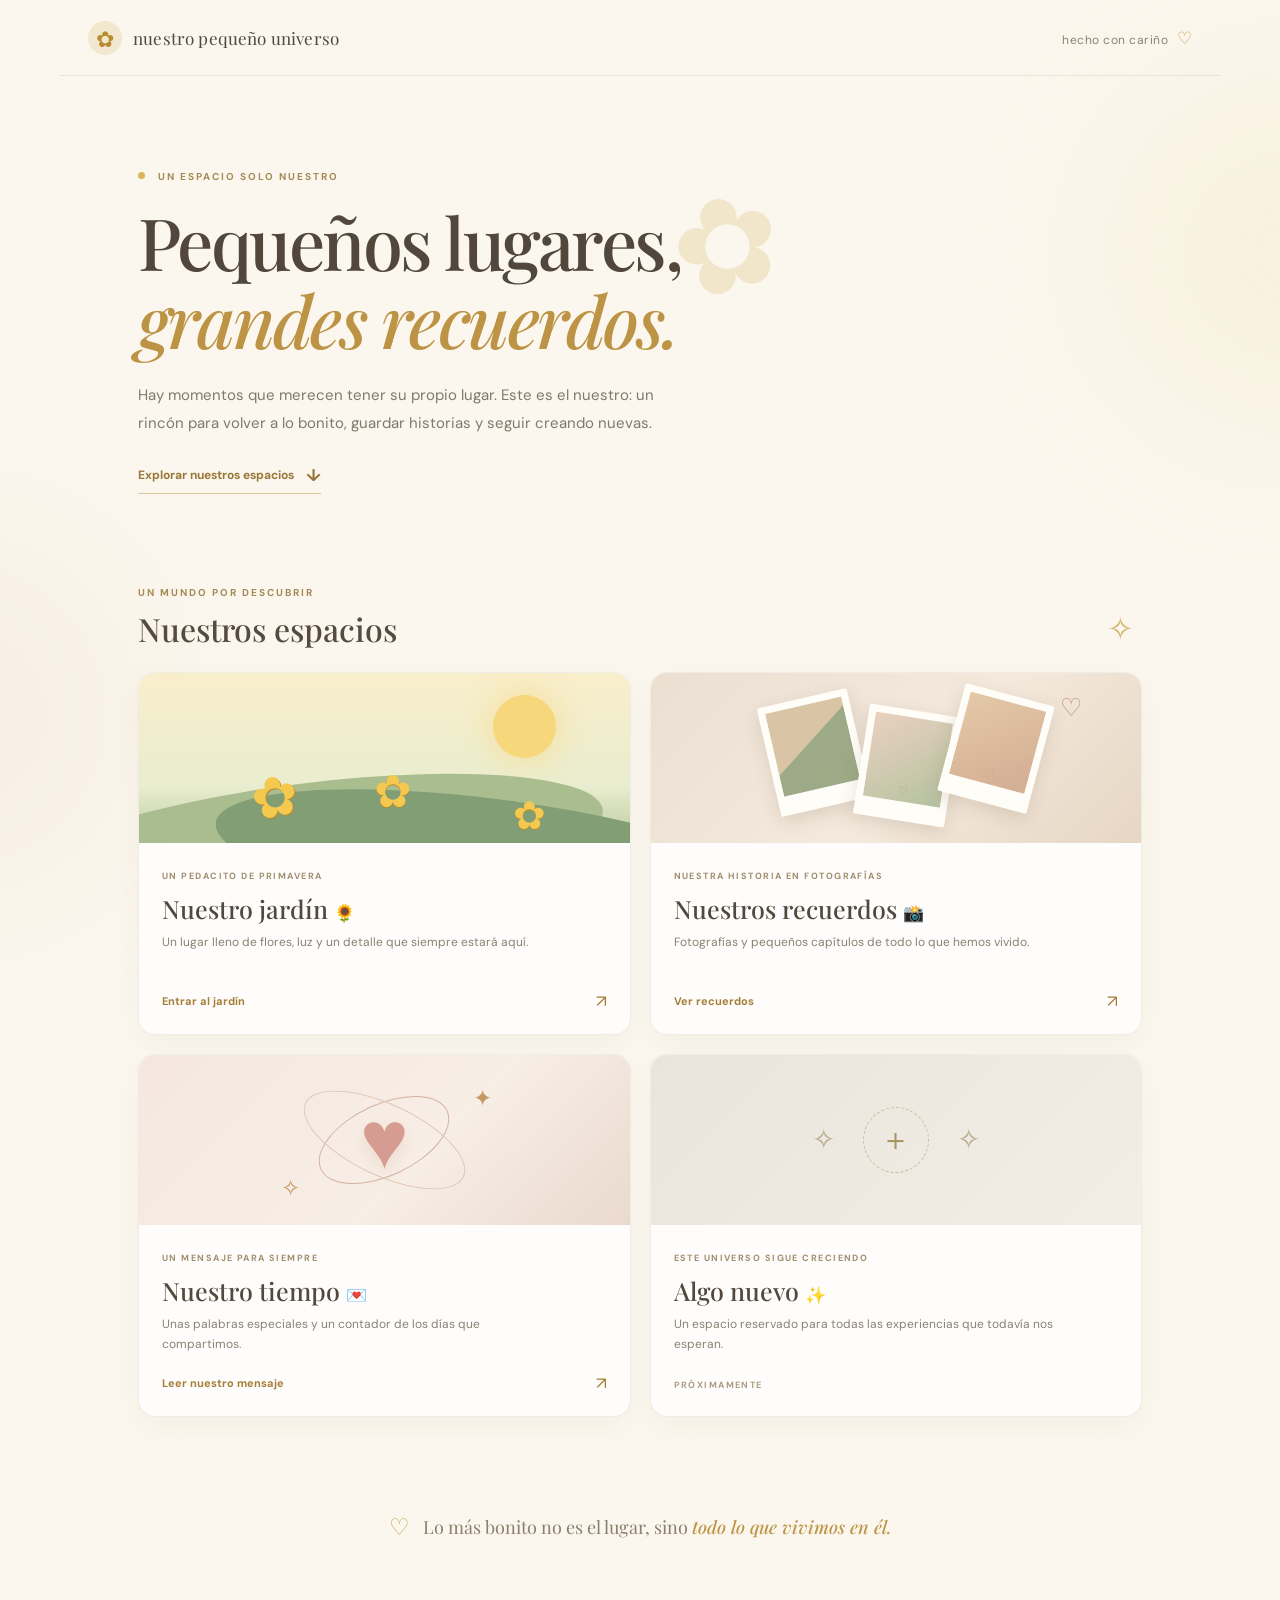
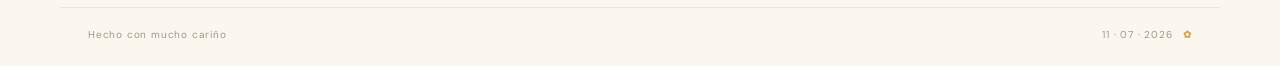
<file: index.html>
<!DOCTYPE html>
<html lang="es">
<head>
  <meta charset="UTF-8">
  <meta name="viewport" content="width=device-width, initial-scale=1.0">
  <meta name="theme-color" content="#fbf7ee">
  <meta name="description" content="Un pequeño universo de recuerdos, flores y momentos especiales.">
  <title>Nuestro pequeño universo 💛</title>
  <link rel="stylesheet" href="home.css">
  <script src="home.js" defer></script>
</head>
<body>
  <div class="page-glow glow-one" aria-hidden="true"></div>
  <div class="page-glow glow-two" aria-hidden="true"></div>
  <header class="topbar">
    <a class="brand" href="index.html" aria-label="Inicio">
      <span class="brand-mark">✿</span><span>nuestro pequeño universo</span>
    </a>
    <span class="top-note">hecho con cariño <span aria-hidden="true">♡</span></span>
  </header>

  <main class="home">
    <section class="welcome">
      <p class="eyebrow"><span></span> UN ESPACIO SOLO NUESTRO</p>
      <h1>Pequeños lugares,<br><em>grandes recuerdos.</em></h1>
      <p class="welcome-copy">Hay momentos que merecen tener su propio lugar. Este es el nuestro: un rincón para volver a lo bonito, guardar historias y seguir creando nuevas.</p>
      <a class="text-link" href="#nuestros-espacios">Explorar nuestros espacios <span aria-hidden="true">↓</span></a>
      <div class="flower-decoration" aria-hidden="true">✿</div>
    </section>

    <section class="spaces" id="nuestros-espacios" aria-labelledby="spaces-title">
      <div class="section-heading">
        <div><p class="eyebrow">UN MUNDO POR DESCUBRIR</p><h2 id="spaces-title">Nuestros espacios</h2></div>
        <span class="section-sparkle" aria-hidden="true">✧</span>
      </div>
      <div class="space-grid">
        <a class="space-card garden-card" href="jardin.html">
          <div class="card-art garden-art" aria-hidden="true"><span class="sun-art"></span><span class="hill hill-back"></span><span class="hill hill-front"></span><span class="sunflower flower-a">✿</span><span class="sunflower flower-b">✿</span><span class="sunflower flower-c">✿</span></div>
          <div class="card-content"><span class="card-kicker">UN PEDACITO DE PRIMAVERA</span><h3>Nuestro jardín <span>🌻</span></h3><p>Un lugar lleno de flores, luz y un detalle que siempre estará aquí.</p><span class="card-action">Entrar al jardín <b aria-hidden="true">↗</b></span></div>
        </a>

        <a class="space-card memories-card" href="jardin.html#recuerdos">
          <div class="card-art memories-art" aria-hidden="true"><span class="photo photo-one"></span><span class="photo photo-two"></span><span class="photo photo-three"></span><span class="tiny-heart">♡</span></div>
          <div class="card-content"><span class="card-kicker">NUESTRA HISTORIA EN FOTOGRAFÍAS</span><h3>Nuestros recuerdos <span>📸</span></h3><p>Fotografías y pequeños capítulos de todo lo que hemos vivido.</p><span class="card-action">Ver recuerdos <b aria-hidden="true">↗</b></span></div>
        </a>

        <a class="space-card love-card" href="jardin.html#nuestro-tiempo">
          <div class="card-art love-art" aria-hidden="true"><span class="heart-shape">♥</span><span class="orbit orbit-one"></span><span class="orbit orbit-two"></span><span class="spark spark-one">✦</span><span class="spark spark-two">✧</span></div>
          <div class="card-content"><span class="card-kicker">UN MENSAJE PARA SIEMPRE</span><h3>Nuestro tiempo <span>💌</span></h3><p>Unas palabras especiales y un contador de los días que compartimos.</p><span class="card-action">Leer nuestro mensaje <b aria-hidden="true">↗</b></span></div>
        </a>

        <article class="space-card future-card" aria-label="Próximamente">
          <div class="card-art future-art" aria-hidden="true"><span>✧</span><span>＋</span><span>✧</span></div>
          <div class="card-content"><span class="card-kicker">ESTE UNIVERSO SIGUE CRECIENDO</span><h3>Algo nuevo <span>✨</span></h3><p>Un espacio reservado para todas las experiencias que todavía nos esperan.</p><span class="coming-soon">PRÓXIMAMENTE</span></div>
        </article>
      </div>
    </section>

    <section class="closing-note"><span aria-hidden="true">♡</span><p>Lo más bonito no es el lugar, sino <em>todo lo que vivimos en él.</em></p></section>
  </main>

  <footer class="footer"><span>Hecho con mucho cariño</span><span>11 · 07 · 2026 <b aria-hidden="true">✿</b></span></footer>
</body>
</html>
</file>
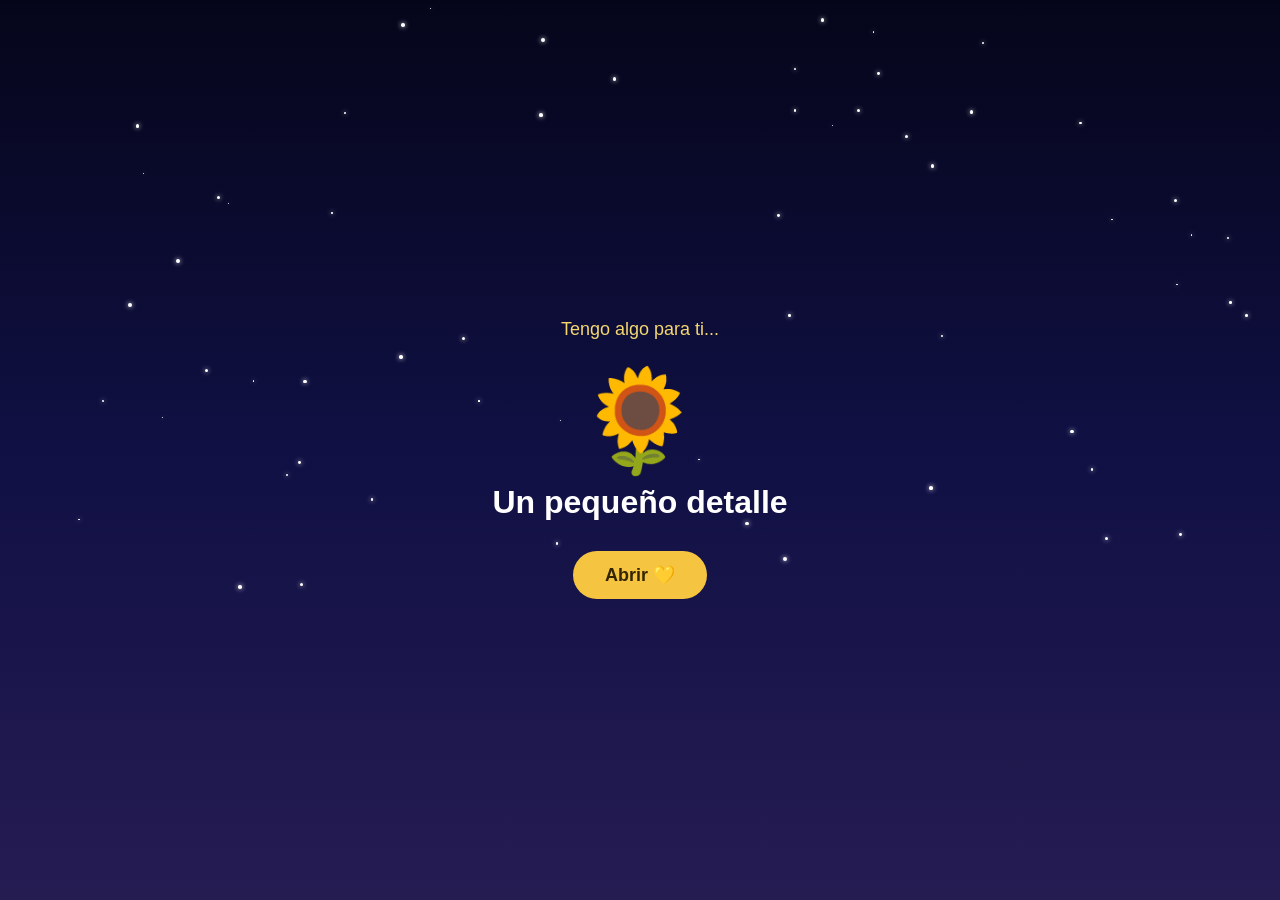
<file: FloresMiAmor/Index.html>
<!DOCTYPE html>
<html lang="es">
<head>
    <meta charset="UTF-8">
    <meta name="viewport" content="width=device-width, initial-scale=1.0">

    <title>Para ti 🌻</title>

    <link rel="stylesheet" href="style.css">
</head>

<body>

    <main class="scene">

        <div class="stars"></div>

        <section class="intro">
            <p class="small-text">Tengo algo para ti...</p>

            <h1>🌻</h1>

            <h2>Un pequeño detalle</h2>

            <button id="openButton" type="button" aria-controls="garden">
                Abrir 💛
            </button>
        </section>

<section class="garden" id="garden" aria-label="Jardín de girasoles">

    <!-- Cielo -->

    <div class="moon">
        <div class="moon-shadow"></div>
    </div>

    <div class="cloud cloud1"></div>
    <div class="cloud cloud2"></div>

    <div class="stars"></div>

    <!-- Efectos -->

    <div class="fireflies" id="fireflies"></div>
    <div class="petals" id="petals"></div>

    <!-- Mensaje -->

    <div class="message">

        <h2>Para ti 🌻</h2>

        <p>
        Sé lo mucho que te gustan las flores y lo especial que es para ti el color amarillo. 
            Sin embargo, las flores naturales terminan por marchitarse, y yo quería regalarte algo que conserve esta fecha para siempre. 
            Diseñé este espacio especialmente para ti, para que sin importar cuánto tiempo pase, siempre puedas volver aquí y recordar lo importante que eres para mí y lo bonito que es este día.
        </p>

        <p>
            Por eso hoy quería regalarte
            un pequeño pedacito de primavera.
        </p>

        <span>💛</span>

    </div>

    <!-- Campo -->

    <div class="field" id="field"></div>

</section>

    </main>

    <script src="script.js"></script>

</body>
</html>
</file>
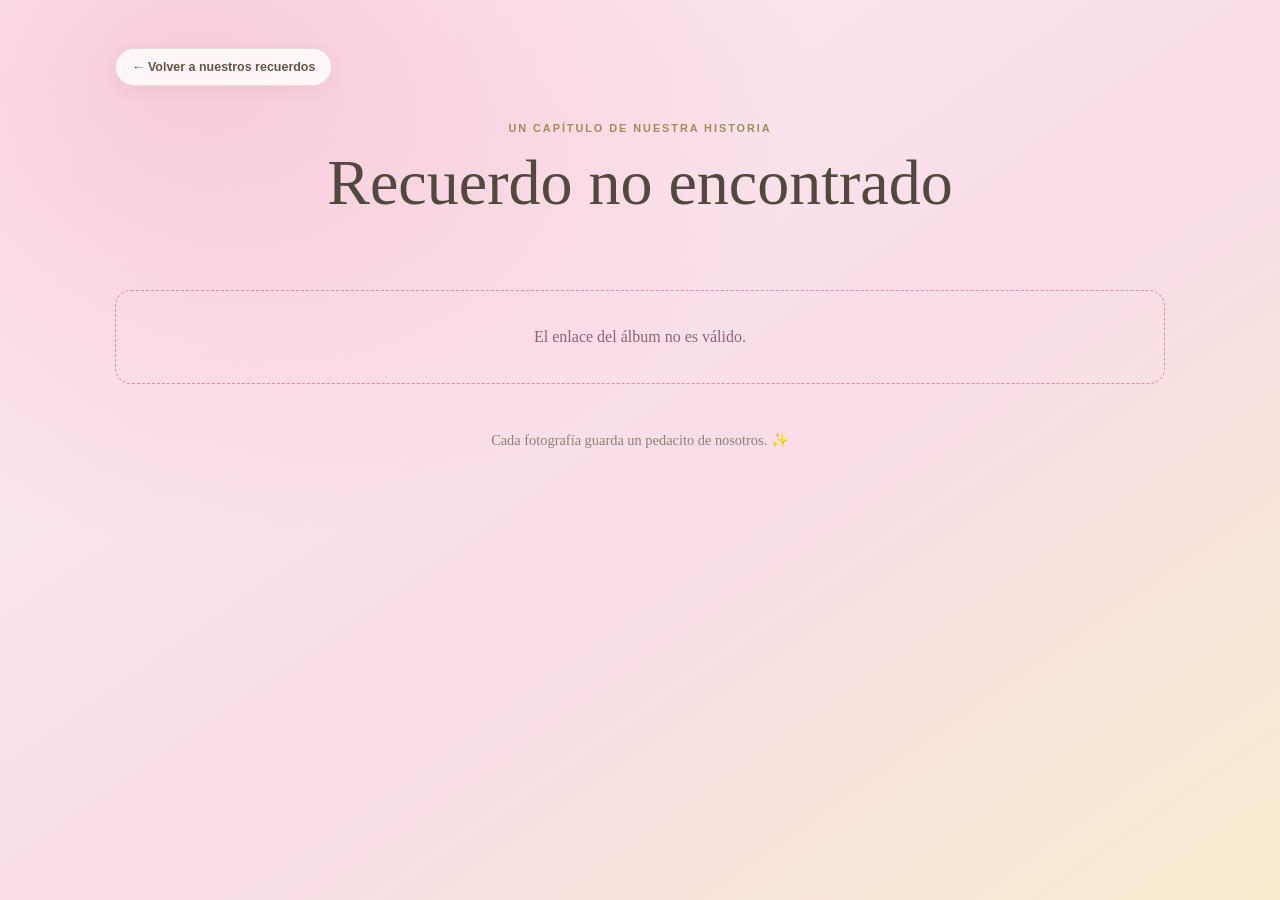
<file: recuerdos/cumpleanos/index.html>
<!DOCTYPE html>
<html lang="es">
<head>
<meta charset="UTF-8">
<meta name="viewport" content="width=device-width, initial-scale=1.0">
<meta name="theme-color" content="#fff9e9">
<title>Cumpleaños | Nuestros recuerdos</title>
<link rel="stylesheet" href="../../album.css">
<script src="../../album.js" defer></script>
</head>
<body data-album="cumpleanos">
<main class="album-page">
<a class="album-back" href="../../index.html#recuerdos">← Volver a nuestros recuerdos</a>
<header class="album-header">
<span class="album-kicker">UN CAPÍTULO DE NUESTRA HISTORIA</span>
<h1 id="albumTitle">Cumpleaños</h1>
<p class="album-date" id="albumDate"></p>
<p class="album-description" id="albumDescription"></p>
</header>
<div class="photo-grid" id="photoGrid"></div>
<p class="empty-state" id="emptyState">Todavía no agregamos fotografías a este álbum.<br>Pronto llenaremos este espacio de recuerdos. 💛</p>
<footer class="album-footer">Cada fotografía guarda un pedacito de nosotros. ✨</footer>
</main>
<div class="album-lightbox" id="albumLightbox" role="button" tabindex="0" aria-label="Cerrar fotografía ampliada" aria-hidden="true"><img id="lightboxImage" alt="Fotografía ampliada"></div>
</body>
</html>
</file>
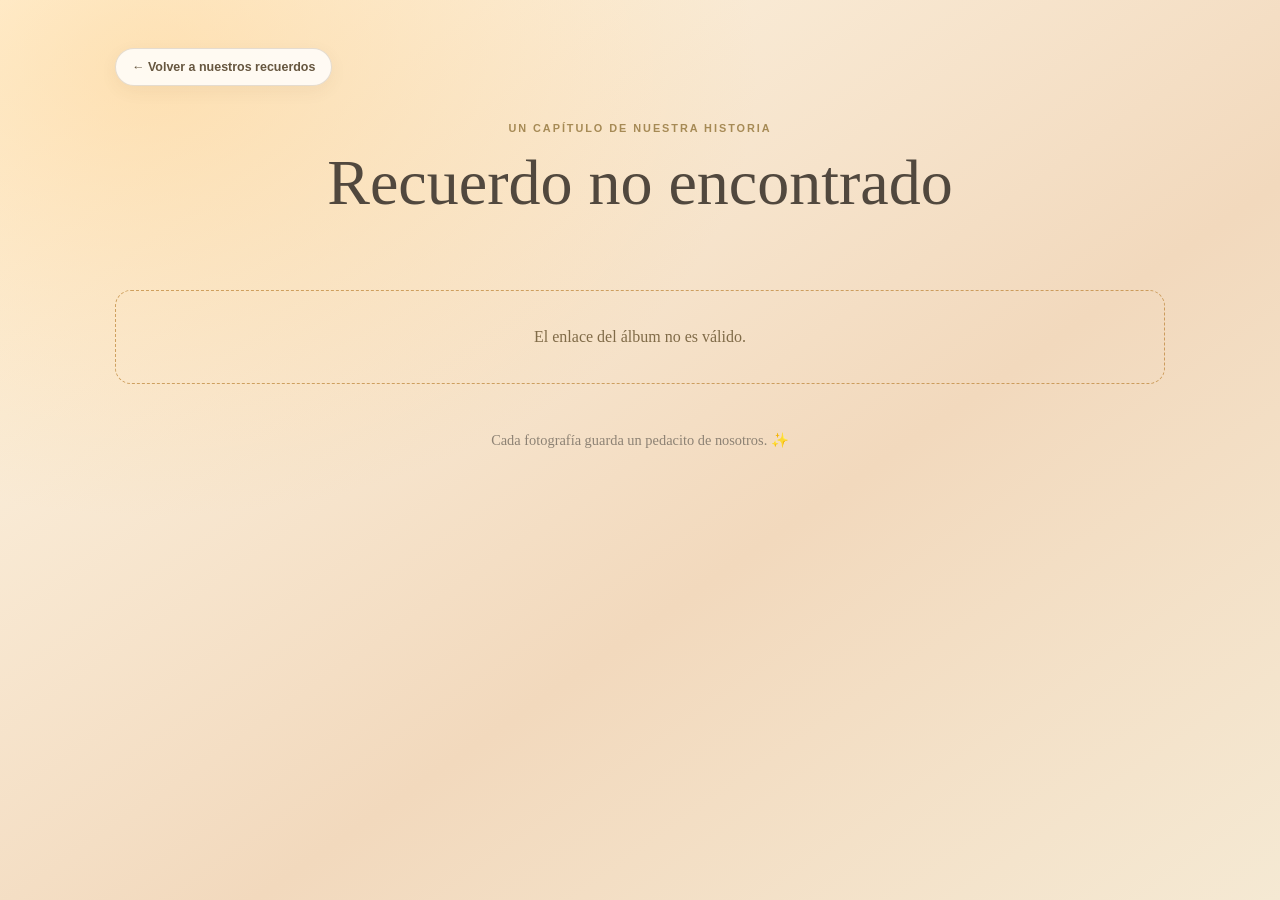
<file: recuerdos/nuestro-comienzo/index.html>
<!DOCTYPE html>
<html lang="es">
<head>
<meta charset="UTF-8">
<meta name="viewport" content="width=device-width, initial-scale=1.0">
<meta name="theme-color" content="#fff9e9">
<title>Nuestro comienzo | Nuestros recuerdos</title>
<link rel="stylesheet" href="../../album.css">
<script src="../../album.js" defer></script>
</head>
<body data-album="nuestro-comienzo">
<main class="album-page">
<a class="album-back" href="../../index.html#recuerdos">← Volver a nuestros recuerdos</a>
<header class="album-header">
<span class="album-kicker">UN CAPÍTULO DE NUESTRA HISTORIA</span>
<h1 id="albumTitle">Nuestro comienzo</h1>
<p class="album-date" id="albumDate"></p>
<p class="album-description" id="albumDescription"></p>
</header>
<div class="photo-grid" id="photoGrid"></div>
<p class="empty-state" id="emptyState">Todavía no agregamos fotografías a este álbum.<br>Pronto llenaremos este espacio de recuerdos. 💛</p>
<footer class="album-footer">Cada fotografía guarda un pedacito de nosotros. ✨</footer>
</main>
<div class="album-lightbox" id="albumLightbox" role="button" tabindex="0" aria-label="Cerrar fotografía ampliada" aria-hidden="true"><img id="lightboxImage" alt="Fotografía ampliada"></div>
</body>
</html>
</file>
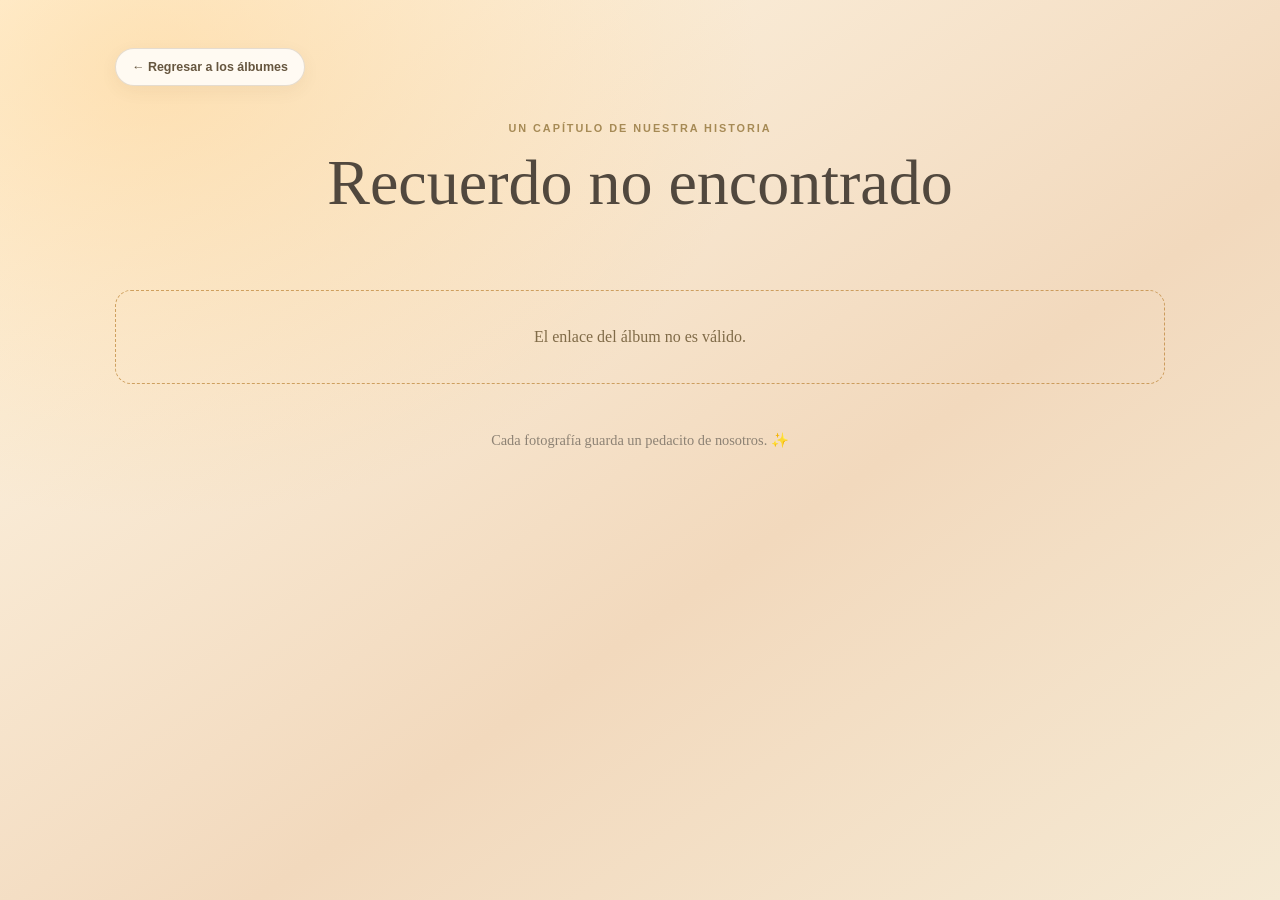
<file: album.html>
<!DOCTYPE html>
<html lang="es"><head><meta charset="UTF-8"><meta name="viewport" content="width=device-width, initial-scale=1.0"><title>Nuestros recuerdos</title><link rel="stylesheet" href="album.css"><script src="album.js" defer></script></head>
<body data-album="romantic"><main class="album-page"><a class="album-back" href="jardin.html#recuerdos">← Regresar a los álbumes</a><header class="album-header"><span class="album-kicker">UN CAPÍTULO DE NUESTRA HISTORIA</span><h1 id="albumTitle">Cargando recuerdo...</h1><p class="album-date" id="albumDate"></p><p class="album-description" id="albumDescription"></p></header><div class="photo-grid" id="photoGrid"></div><p class="empty-state" id="emptyState">Buscando fotografías...</p><footer class="album-footer">Cada fotografía guarda un pedacito de nosotros. ✨</footer></main><div class="album-lightbox" id="albumLightbox" role="button" tabindex="0" aria-label="Cerrar fotografía ampliada" aria-hidden="true"><img id="lightboxImage" alt="Fotografía ampliada"></div></body></html>
</file>
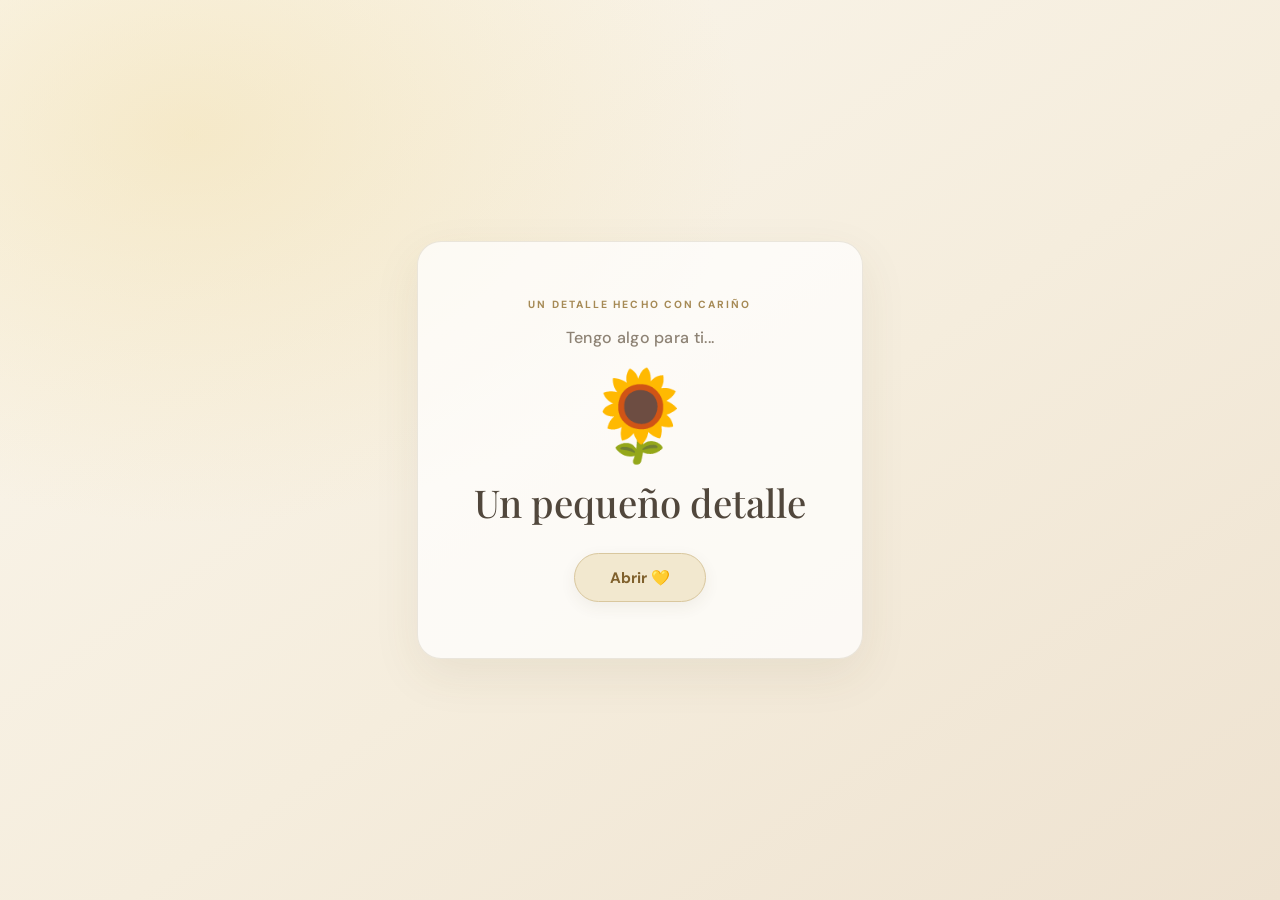
<file: jardin.html>
<!DOCTYPE html>
<html lang="es">
<head>
    <meta charset="UTF-8">
    <meta name="viewport" content="width=device-width, initial-scale=1.0">

    <title>Nuestro jardín | Para Mayra Luz 🌻</title>

    <link rel="stylesheet" href="style.css">
</head>

<body>

    <main class="scene">

        <div class="stars" aria-hidden="true"></div>

        <section class="intro">
            <div class="intro-content">
            <p class="intro-eyebrow">UN DETALLE HECHO CON CARIÑO</p>
            <p class="small-text">Tengo algo para ti...</p>

            <h1>🌻</h1>

            <h2>Un pequeño detalle</h2>

            <button id="openButton" type="button" aria-controls="garden">
                Abrir 💛
            </button>
            </div>
        </section>

<section class="garden" id="garden" aria-label="Jardín de girasoles">
    <a class="garden-home-button" href="index.html" aria-label="Regresar a Home">← Home</a>

    <!-- Cielo -->

    <div class="sun" aria-hidden="true">
        <div class="sun-spot"></div>
    </div>

    <div class="cloud cloud1" aria-hidden="true"></div>
    <div class="cloud cloud2" aria-hidden="true"></div>

    <div class="stars" aria-hidden="true"></div>

    <!-- Efectos -->

    <div class="insects" id="insects" aria-hidden="true"></div>
    <div class="petals" id="petals" aria-hidden="true"></div>

    <!-- Mensaje -->

    <div class="message" id="message" aria-live="off">

        <h2>Para Mayra Luz 🌻</h2>

        <p>
        Sé lo mucho que te gustan las flores y lo especial que es para ti el color amarillo. 
            Sin embargo, las flores naturales terminan por marchitarse, y yo quería regalarte algo que conserve esta fecha para siempre. 
            Diseñé este espacio especialmente para ti, para que sin importar cuánto tiempo pase, siempre puedas volver aquí y recordar lo importante que eres para mí y lo bonito que es este día.
        </p>

        <p>
            Por eso hoy quería regalarte
            un pequeño pedacito de primavera.
        </p>

        <span>💛</span>

    </div>

    <button class="settings-toggle" id="settingsToggle" type="button" aria-label="Abrir ajustes" aria-expanded="false" aria-controls="settingsMenu" title="Ajustes" hidden>
        ⚙
    </button>

    <div class="settings-menu" id="settingsMenu" aria-label="Ajustes del jardín" hidden>
        <button class="theme-toggle" id="themeToggle" type="button" aria-label="Activar modo nocturno" aria-pressed="false">
            🌙 <span>Modo nocturno</span>
        </button>

        <button class="music-toggle" id="musicToggle" type="button" aria-label="Silenciar música" aria-pressed="false" title="Silenciar música">
            🔊 <span>Silenciar música</span>
        </button>

        <button class="song-info-toggle" id="songInfoToggle" type="button" aria-expanded="false" aria-controls="songInfoCard">
            🎵 <span>Información de la canción</span>
        </button>
        <div class="song-info-card" id="songInfoCard" aria-label="Reproductor de música" hidden>
            <div class="song-player-topline">
                <span class="song-info-label">REPRODUCIENDO</span>
                <span class="song-player-brand"><span aria-hidden="true">●</span> spotify style</span>
            </div>
            <div class="song-player-main">
                <div class="song-cover" aria-hidden="true">♫</div>
                <div class="song-player-track">
                    <p class="song-info-title">Count on Me</p>
                    <p class="song-info-artist">Bruno Mars · Piano Cover by Pianella Piano</p>
                </div>
                <button class="song-player-button" id="songPlayerButton" type="button" aria-label="Reproducir canción" title="Reproducir canción">▶</button>
            </div>
            <div class="song-player-progress" aria-hidden="true"><span id="songProgressFill"></span></div>
            <div class="song-player-time"><span id="songCurrentTime">0:00</span><span id="songDuration">--:--</span></div>
        </div>

        <div class="volume-control" id="volumeControl">
            <label for="volumeSlider">Volumen</label>
            <div class="volume-slider-row">
                <input id="volumeSlider" type="range" min="0" max="100" value="1" step="1" aria-label="Volumen de la música" aria-valuetext="1%">
                <output id="volumeValue" for="volumeSlider">1%</output>
            </div>
        </div>

        <button class="hide-message-button" id="hideMessageButton" type="button" aria-controls="message">
            Ver el paisaje
        </button>
    </div>

    <audio id="backgroundMusic" src="audio/cancion.mp3" loop preload="auto"></audio>



    <!-- Campo -->

    <div class="field" id="field"></div>

</section>

    </main>

    <section class="love-page" id="lovePage" aria-labelledby="lovePageTitle" hidden>
        <button class="love-back-button" id="loveBackButton" type="button">← Volver al inicio</button>
        <div class="love-card">
            <span class="love-heart" aria-hidden="true">💛</span>
            <p class="love-eyebrow">Un lugar para nosotros</p>
            <h2 id="lovePageTitle">Qué feliz me hace estar contigo</h2>
            <p class="love-message">
                Desde que llegaste a mi vida, compartir momentos contigo se ha convertido en una de mis cosas favoritas.
                Me hace feliz conocerte cada día más, verte sonreír, escucharte y crear recuerdos a tu lado.
                No necesito que todos los días sean perfectos; me basta con que podamos seguir compartiendo, aprendiendo
                y creciendo juntos. Gracias por ser tú, por dejarme estar cerca de ti y por hacer tan bonito este camino.
                Me ilusiona todo lo que todavía nos queda por vivir. Quiero seguir sumando días, historias y motivos
                para sonreír contigo. 💛
            </p>
            <div class="together-counter" aria-live="polite">
                <p class="together-label">Juntos desde el 11-07-2026</p>
                <p class="counter-value" id="relationshipCounter">0-0-0</p>
                <p class="counter-caption">Años - Meses - Días</p>
            </div>
            <p class="love-signature">Con mucho cariño, para ti. 🌻</p>
        </div>
    </section>

 
    <section class="memories-page" id="memoriesPage" aria-labelledby="memoriesTitle" hidden>
        <button class="memories-back-button" id="memoriesBackButton" type="button">← Regresar a Home</button>
        <div class="memories-shell">
            <header class="memories-header">
                <span class="memories-eyebrow">NUESTRA HISTORIA EN FOTOGRAFÍAS</span>
                <h2 id="memoriesTitle">Nuestros recuerdos 📸</h2>
                <p>Pequeños momentos que quiero guardar contigo.</p>
            </header>
            <div class="memory-album-grid" id="memoryAlbumGrid" aria-live="polite"></div>
            <section class="memory-gallery" id="memoryGallery" hidden aria-live="polite">
                <button class="memory-gallery-back" id="memoryGalleryBack" type="button">← Todos nuestros recuerdos</button>
                <h3 id="memoryGalleryTitle"></h3>
                <p class="memory-gallery-date" id="memoryGalleryDate"></p>
                <p class="memory-gallery-description" id="memoryGalleryDescription"></p>
                <div class="memory-photo-grid" id="memoryPhotoGrid"></div>
                <p class="memory-empty-note" id="memoryEmptyNote" hidden>Aquí iremos guardando las fotografías de este momento. 💛</p>
            </section>
        </div>
    </section>

    <script src="script.js"></script>

</body>
</html>
</file>
<file: home.css>
@import url('https://fonts.googleapis.com/css2?family=DM+Sans:wght@400;500;600;700&family=Playfair+Display:ital,wght@0,500;0,600;0,700;1,500;1,600&display=swap');

:root{color-scheme:light;--ink:#51483e;--muted:#8d8274;--gold:#d6a93e;--cream:#fbf7ee;--line:rgba(125,103,72,.13)}
*{box-sizing:border-box}
html{scroll-behavior:smooth}
body{margin:0;min-width:320px;background:var(--cream);color:var(--ink);font-family:'DM Sans',Arial,sans-serif;overflow-x:hidden}
a{color:inherit;text-decoration:none}
.topbar{height:76px;max-width:1160px;margin:auto;padding:0 28px;display:flex;align-items:center;justify-content:space-between;position:relative;z-index:2;border-bottom:1px solid var(--line)}
.brand{display:flex;align-items:center;gap:11px;font-family:'Playfair Display',Georgia,serif;font-size:17px;letter-spacing:.01em}
.brand-mark{display:grid;place-items:center;width:34px;height:34px;border-radius:50%;background:#f2e8cf;color:#b88b2e;font-size:22px}
.top-note{font-size:12px;color:var(--muted);letter-spacing:.04em}.top-note span{color:#c99b43;font-size:17px;margin-left:5px}
.home{max-width:1060px;margin:auto;padding:0 28px}
.welcome{position:relative;padding:94px 0 77px;max-width:700px}
.eyebrow{font-size:10px;letter-spacing:.2em;font-weight:700;color:#a68a55;margin:0 0 20px}
.eyebrow span{display:inline-block;width:7px;height:7px;border-radius:50%;background:#d8b75e;margin:0 9px 1px 0}
h1,h2,h3,p{margin-top:0}
h1{font-family:'Playfair Display',Georgia,serif;font-size:clamp(43px,7vw,72px);font-weight:500;line-height:1.08;letter-spacing:-.035em;margin:0 0 22px;color:#51473c}
h1 em,.closing-note em{font-weight:500;color:#bd9445}
.welcome-copy{font-size:15px;line-height:1.9;color:#82786c;max-width:550px;margin-bottom:25px}
.text-link{display:inline-flex;gap:12px;align-items:center;font-size:12px;font-weight:700;color:#9a7738;border-bottom:1px solid #d9c79e;padding-bottom:7px}
.text-link span{font-size:17px}
.flower-decoration{position:absolute;right:8%;top:85px;color:#ead9ad;font-size:130px;opacity:.55;transform:rotate(-17deg);pointer-events:none}
.spaces{padding:15px 0 70px}
.section-heading{display:flex;justify-content:space-between;align-items:end;margin-bottom:22px}
.section-heading .eyebrow{margin-bottom:8px}
h2{font-family:'Playfair Display',Georgia,serif;font-size:32px;font-weight:500;margin:0;color:#554b40}
.section-sparkle{font-size:32px;color:#d4b66d;padding-right:8px}
.space-grid{display:grid;grid-template-columns:repeat(2,minmax(0,1fr));gap:19px}
.space-card{background:rgba(255,255,255,.73);border:1px solid rgba(138,117,83,.13);border-radius:17px;overflow:hidden;box-shadow:0 9px 28px rgba(91,72,42,.045);transition:transform .25s ease,box-shadow .25s ease,border-color .25s ease;min-width:0}
a.space-card:hover{transform:translateY(-5px);box-shadow:0 16px 35px rgba(91,72,42,.10);border-color:rgba(190,153,76,.35)}
a.space-card:focus-visible,.text-link:focus-visible{outline:3px solid #d7b55f;outline-offset:4px}
.card-art{height:170px;position:relative;overflow:hidden}
.card-content{padding:20px 23px 22px}
.card-kicker{font-size:9px;letter-spacing:.16em;color:#a08d6d;font-weight:700}
.card-content h3{font-family:'Playfair Display',Georgia,serif;font-size:25px;font-weight:500;margin:8px 0 7px;color:#51483e}
.card-content h3 span{font-family:Arial,sans-serif;font-size:17px}
.card-content p{font-size:12px;line-height:1.7;color:#8a8074;min-height:41px;margin:0 0 17px;max-width:390px}
.card-action{display:flex;justify-content:space-between;align-items:center;font-size:11px;font-weight:700;color:#a47e37}
.card-action b{font-size:17px;font-weight:400}
.garden-art{background:linear-gradient(180deg,#f9eecb 0%,#e9edcf 67%,#b9c99c 100%)}
.sun-art{position:absolute;width:63px;height:63px;right:15%;top:22px;border-radius:50%;background:#f7d77b;box-shadow:0 0 35px #f8dc91}
.hill{position:absolute;bottom:-65px;width:120%;height:125px;border-radius:50%}
.hill-back{background:#a9bd8e;left:-25%;transform:rotate(-7deg)}
.hill-front{background:#829e75;right:-35%;bottom:-83px;transform:rotate(8deg)}
.sunflower{position:absolute;z-index:1;color:#f5c84f;text-shadow:0 1px 0 #b98d2c;font-size:56px;line-height:1}
.flower-a{bottom:17px;left:23%;transform:rotate(-12deg)}
.flower-b{bottom:29px;left:48%;font-size:45px}
.flower-c{bottom:8px;right:17%;font-size:39px}
.memories-art{background:linear-gradient(135deg,#eadfd1,#f4e9dc 55%,#e6d6c4)}
.photo{position:absolute;width:92px;height:111px;background:#fffdf8;padding:7px 7px 19px;box-shadow:0 6px 17px #6f58402b;border-radius:2px}
.photo:after{content:'♡';position:absolute;bottom:3px;left:0;right:0;text-align:center;color:#c7a16c;font-size:12px}
.photo-one{left:24%;top:24px;transform:rotate(-13deg);background:linear-gradient(145deg,#d9c5a5 0 45%,#9caa87 46% 100%);border:7px solid #fffdf8;border-bottom-width:19px}
.photo-two{left:43%;top:37px;transform:rotate(9deg);background:linear-gradient(145deg,#ead1c0,#b5c2a1);border:7px solid #fffdf8;border-bottom-width:19px}
.photo-three{left:61%;top:20px;transform:rotate(15deg);background:linear-gradient(145deg,#e5c9a7,#d2ad92);border:7px solid #fffdf8;border-bottom-width:19px}
.tiny-heart{position:absolute;right:12%;top:18px;color:#c58d84;font-size:25px}
.love-art{background:linear-gradient(135deg,#f5e7df,#f7eee5 58%,#ead9ce);display:grid;place-items:center}
.heart-shape{color:#d69b91;font-size:82px;filter:drop-shadow(0 7px 8px #a96f6322);z-index:1}
.orbit{position:absolute;width:140px;height:72px;border:1px solid #d6b1a1;border-radius:50%;transform:rotate(-25deg)}
.orbit-two{transform:rotate(25deg);width:175px;border-color:#e0c8b7}
.spark{position:absolute;color:#c69a68;font-size:23px}.spark-one{top:28px;right:28%}.spark-two{bottom:22px;left:29%}
.future-art{background:linear-gradient(135deg,#e9e5dc,#f2eee6);display:flex;align-items:center;justify-content:center;gap:28px;color:#b9aa8d;font-size:28px}
.future-art span:nth-child(2){display:grid;place-items:center;width:66px;height:66px;border:1px dashed #c9b995;border-radius:50%;font-size:31px;color:#aa9365}
.coming-soon{font-size:9px;letter-spacing:.16em;color:#a99b81;font-weight:700}
.closing-note{display:flex;align-items:center;justify-content:center;gap:13px;padding:25px 10px 65px;color:#8b7e6c;text-align:center}
.closing-note>span{font-size:23px;color:#c9a65e}
.closing-note p{font-family:'Playfair Display',Georgia,serif;font-size:18px;margin:0}
.footer{border-top:1px solid var(--line);max-width:1160px;margin:auto;padding:20px 28px 25px;display:flex;justify-content:space-between;color:#a09689;font-size:10px;letter-spacing:.08em}
.footer b{color:#cba858;margin-left:7px}
.page-glow{position:fixed;width:350px;height:350px;border-radius:50%;filter:blur(80px);opacity:.18;pointer-events:none;z-index:-1}
.glow-one{background:#efd99b;top:80px;right:-180px}.glow-two{background:#e8c9bb;bottom:10px;left:-220px}
@media(max-width:650px){.topbar{height:66px;padding:0 19px}.brand{font-size:14px}.top-note{font-size:10px}.home{padding:0 19px}.welcome{padding:70px 0 59px}.flower-decoration{right:0;top:74px;font-size:82px;opacity:.35}h1{font-size:clamp(42px,12vw,60px)}.welcome-copy{font-size:13px;max-width:92%}.section-heading{margin-bottom:17px}h2{font-size:28px}.space-grid{grid-template-columns:1fr;gap:14px}.card-art{height:150px}.card-content{padding:17px 19px 19px}.card-content p{min-height:0}.closing-note{padding:20px 0 48px}.closing-note p{font-size:16px}.footer{padding:18px 19px 22px;font-size:9px}}
@media(prefers-reduced-motion:reduce){html{scroll-behavior:auto}*,*:before,*:after{transition:none!important;animation:none!important}}
</file>
<file: FloresMiAmor/style.css>
:root {
    color-scheme: dark;
    --night-top: #050719;
    --night-bottom: #101b20;
    --gold: #f5c542;
}

* { box-sizing: border-box; }

body {
    margin: 0;
    overflow: hidden;
    font-family: Arial, sans-serif;
}

button { font: inherit; }

.scene,
.garden,
.intro,
.stars,
.fireflies,
.petals,
.field {
    position: absolute;
    inset: 0;
}

.scene {
    position: relative;
    min-height: 100dvh;
    overflow: hidden;
    background: linear-gradient(to bottom, #05051a, #101044, #251c52);
}

.intro {
    z-index: 10;
    display: grid;
    place-content: center;
    justify-items: center;
    color: #fff;
    text-align: center;
    transition: opacity 1.2s ease, transform 1.2s ease;
}

.intro.is-hidden {
    opacity: 0;
    pointer-events: none;
    transform: scale(1.08);
}

.small-text { color: #f5d76e; font-size: 1.125rem; }
.intro h1 { margin: .25rem 0; font-size: clamp(5rem, 16vw, 6.25rem); animation: floating 3s ease-in-out infinite; }
.intro h2 { margin: 0 0 1.875rem; font-size: clamp(1.75rem, 5vw, 2rem); }

#openButton {
    padding: .8rem 2rem;
    border: 0;
    border-radius: 2rem;
    background: var(--gold);
    color: #332500;
    cursor: pointer;
    font-size: 1.125rem;
    font-weight: 700;
    transition: transform .2s ease, box-shadow .2s ease;
}

#openButton:hover { transform: scale(1.06); box-shadow: 0 0 20px var(--gold); }
#openButton:focus-visible { outline: 3px solid #fff; outline-offset: 4px; }

.garden {
    z-index: 1;
    overflow: hidden;
    display: grid;
    place-items: center;
    background: linear-gradient(to bottom, var(--night-top) 0%, #0b1030 40%, #171f45 70%, var(--night-bottom) 100%);
    opacity: 0;
    pointer-events: none;
    transform: scale(1.05);
    transition: opacity 1.5s ease, transform 1.5s ease;
}

.garden.show { opacity: 1; pointer-events: auto; transform: scale(1); }

.stars { z-index: 1; height: 70%; pointer-events: none; }
.star {
    position: absolute;
    border-radius: 50%;
    background: #fff;
    box-shadow: 0 0 5px #fff;
    animation: twinkle 2s ease-in-out infinite alternate;
}

.moon {
    position: absolute;
    z-index: 2;
    top: 9%; right: 12%;
    width: clamp(6rem, 15vw, 9.375rem);
    aspect-ratio: 1;
    border-radius: 50%;
    background: radial-gradient(circle at 35% 35%, #fffde7, #fff9c4 45%, #f5e6a8 75%, #e8d48b);
    box-shadow: 0 0 20px rgba(255, 248, 190, .6), 0 0 60px rgba(255, 245, 180, .35), 0 0 120px rgba(255, 245, 180, .15);
    animation: floating 6s ease-in-out infinite;
}

.moon::before, .moon::after {
    position: absolute;
    content: "";
    border-radius: 50%;
    background: rgba(180, 160, 110, .15);
}
.moon::before { top: 23%; left: 20%; width: 17%; aspect-ratio: 1; }
.moon::after { right: 17%; bottom: 20%; width: 27%; aspect-ratio: 1; }
.moon-shadow { position: absolute; top: 17%; left: 50%; width: 13%; aspect-ratio: 1; border-radius: 50%; background: rgba(160, 140, 100, .12); }

.cloud {
    position: absolute;
    z-index: 2;
    width: 11.25rem; height: 3.125rem;
    border-radius: 3.125rem;
    background: rgba(80, 90, 130, .12);
    filter: blur(3px);
    animation: cloud-move 30s linear infinite;
}
.cloud::before, .cloud::after { position: absolute; bottom: 0; border-radius: 50%; background: inherit; content: ""; }
.cloud::before { left: 1.875rem; width: 5rem; height: 5rem; }
.cloud::after { right: 1.875rem; width: 3.75rem; height: 3.75rem; }
.cloud1 { top: 25%; left: -12.5rem; }
.cloud2 { top: 40%; left: -25rem; scale: .7; animation-delay: -15s; }

.message {
    position: absolute;
    top: clamp(1.25rem, 5vh, 3.5rem);
    left: 50%;
    right: auto;
    bottom: auto;
    z-index: 6;
    width: min(37rem, 90%);
    padding: 0;
    color: #fff;
    text-align: center;
    text-shadow: 0 2px 10px rgba(1, 6, 20, .9);
    opacity: 0;
    transform: translate(-50%, -1rem);
}
.message h2 { margin: 0 0 .8rem; color: #ffd83d; font-size: clamp(1.5rem, 4vw, 2rem); }
.message p { margin: 0 0 .55rem; line-height: 1.6; }
.message span { display: block; margin-top: .35rem; }
.message.is-typing > :last-child::after {
    display: inline-block;
    width: .08em;
    height: 1.1em;
    margin-left: .16em;
    background: currentColor;
    content: "";
    vertical-align: -.16em;
    animation: cursor-blink .8s steps(1) infinite;
}
.garden.show .message { animation: show-message .6s ease .2s forwards; }

.field {
    top: auto;
    z-index: 5;
    height: 26%;
    overflow: visible;
    isolation: isolate;
    background: linear-gradient(to bottom, #183c22 0%, #0d2816 45%, #07170d 100%);
}

/* Colinas superpuestas: la capa frontal oculta la base de los tallos para que
   las flores parezcan crecer desde el terreno, no estar colocadas encima. */
.field::before,
.field::after {
    position: absolute;
    right: -8%;
    left: -8%;
    content: "";
    pointer-events: none;
}

.field::before {
    z-index: 1;
    bottom: 30%;
    height: 70%;
    border-radius: 50% 52% 0 0 / 44% 58% 0 0;
    background:
        radial-gradient(ellipse 38% 92% at 10% 100%, #295d30 0 68%, transparent 69%),
        radial-gradient(ellipse 36% 110% at 47% 100%, #214d2a 0 67%, transparent 68%),
        radial-gradient(ellipse 42% 100% at 89% 100%, #2b6033 0 65%, transparent 66%);
    filter: drop-shadow(0 -2px 4px rgba(115, 179, 87, .12));
}

.field::after {
    z-index: 30;
    bottom: -8%;
    height: 48%;
    border-radius: 48% 52% 0 0 / 35% 38% 0 0;
    background:
        radial-gradient(ellipse 42% 100% at 8% 100%, #12381d 0 67%, transparent 68%),
        radial-gradient(ellipse 46% 105% at 52% 100%, #0d2c16 0 68%, transparent 69%),
        radial-gradient(ellipse 38% 110% at 95% 100%, #143b1e 0 68%, transparent 69%),
        linear-gradient(to bottom, #194b26, #092012 72%);
    box-shadow: inset 0 12px 20px rgba(104, 165, 76, .08);
}

.flower {
    position: absolute;
    bottom: var(--flower-bottom, -1.25rem);
    width: 4.375rem; height: 11.25rem;
    transform-origin: bottom center;
    z-index: var(--layer);
    animation: flower-sway var(--sway-duration) ease-in-out var(--delay) infinite;
}
.flower-stem { position: absolute; bottom: 0; left: 2.0625rem; width: .3125rem; height: 8.125rem; border-radius: .625rem; background: linear-gradient(to right, #164b25, #3c8d3f, #164b25); transform-origin: bottom; animation: stem-grow 1.5s ease-out var(--delay) both; }
.flower-leaf { position: absolute; bottom: 3.125rem; width: 2.5rem; height: 1.125rem; border-radius: 100% 0 100% 0; background: #286b30; opacity: .9; }
.flower-leaf.left { left: 0; transform: rotate(-25deg); }
.flower-leaf.right { right: 0; bottom: 5rem; transform: rotate(205deg); }
.flower-head { position: absolute; top: .3125rem; left: 0; width: 4.375rem; aspect-ratio: 1; animation: flower-bloom 1.2s ease-out calc(var(--delay) + 1s) both; }
.flower-petal { position: absolute; top: .875rem; left: 1.5625rem; width: 1.25rem; height: 2.625rem; border-radius: 50% 50% 45% 45%; background: linear-gradient(#fff176, #fbc02d); transform-origin: center 1.3125rem; }
.flower-petal:nth-child(1) { transform: rotate(0deg) translateY(-1.125rem); } .flower-petal:nth-child(2) { transform: rotate(45deg) translateY(-1.125rem); } .flower-petal:nth-child(3) { transform: rotate(90deg) translateY(-1.125rem); } .flower-petal:nth-child(4) { transform: rotate(135deg) translateY(-1.125rem); }
.flower-petal:nth-child(5) { transform: rotate(180deg) translateY(-1.125rem); } .flower-petal:nth-child(6) { transform: rotate(225deg) translateY(-1.125rem); } .flower-petal:nth-child(7) { transform: rotate(270deg) translateY(-1.125rem); } .flower-petal:nth-child(8) { transform: rotate(315deg) translateY(-1.125rem); }
.flower-center { position: absolute; top: 1.125rem; left: 1.125rem; width: 2.125rem; aspect-ratio: 1; border-radius: 50%; background: radial-gradient(circle, #5d4037 10%, #321b15 80%); box-shadow: inset 0 0 8px #000; }

.fireflies, .petals { z-index: 4; pointer-events: none; }
.firefly { position: absolute; width: .3125rem; aspect-ratio: 1; border-radius: 50%; background: #fff59d; box-shadow: 0 0 8px #fff59d, 0 0 16px #fdd835; animation: fly 8s ease-in-out infinite, glow 1.5s ease-in-out infinite alternate; }
.falling-petal { position: absolute; top: -3.125rem; border-radius: 70% 30% 70% 30%; background: #ffd54f; opacity: .85; animation: petal-fall linear forwards; }

@keyframes floating { 50% { transform: translateY(-.7rem); } }
@keyframes twinkle { from { opacity: .2; transform: scale(.7); } to { opacity: 1; transform: scale(1.3); } }
@keyframes cloud-move { to { transform: translateX(calc(100vw + 25rem)); } }
@keyframes show-message { to { opacity: 1; transform: translate(-50%, 0); } }
@keyframes cursor-blink { 50% { opacity: 0; } }
@keyframes stem-grow { from { transform: scaleY(0); } to { transform: scaleY(1); } }
@keyframes flower-bloom { from { opacity: 0; transform: scale(0) rotate(-20deg); } 70% { transform: scale(1.15) rotate(5deg); } to { opacity: 1; transform: scale(1); } }
@keyframes flower-sway { 0%, 100% { transform: scale(var(--scale)) rotate(-2deg); } 50% { transform: scale(var(--scale)) rotate(3deg); } }
@keyframes fly { 25% { transform: translate(3.125rem, -1.875rem); } 50% { transform: translate(-1.25rem, -5rem); } 75% { transform: translate(4.375rem, -2.5rem); } }
@keyframes glow { from { opacity: .2; } to { opacity: 1; } }
@keyframes petal-fall { 50% { transform: translate(2.5rem, 50vh) rotate(180deg); } to { transform: translate(-2.5rem, 110vh) rotate(360deg); } }

@media (max-width: 43.75rem) {
    .message { top: 1rem; width: 92%; }
    .flower { scale: .72; }
    .moon { right: 6%; }
}

@media (prefers-reduced-motion: reduce) {
    *, *::before, *::after { animation-duration: .01ms !important; animation-iteration-count: 1 !important; scroll-behavior: auto !important; transition-duration: .01ms !important; }
}
</file>
<file: album.css>
*{box-sizing:border-box}html{min-height:100%;scroll-behavior:smooth}body{--ink:#49391e;--muted:#806b48;--paper:#fffdf5;--accent:#a77b20;--glow:rgba(255,225,140,.42);margin:0;min-height:100vh;padding:clamp(1rem,4vw,3rem);color:var(--ink);font-family:Georgia,"Times New Roman",serif;background:radial-gradient(ellipse at 12% 8%,var(--glow),transparent 38%),linear-gradient(145deg,var(--paper),#f0e5c7);background-attachment:fixed}.album-page{width:min(1050px,100%);margin:auto}.album-back{display:inline-flex;align-items:center;gap:.45rem;padding:.7rem 1rem;border:1px solid color-mix(in srgb,var(--accent),transparent 65%);border-radius:2rem;background:rgba(255,255,255,.72);color:var(--ink);font:600 .9rem Arial,sans-serif;text-decoration:none}.album-header{text-align:center;margin:2rem auto 2.4rem}.album-kicker{font:800 .68rem Arial,sans-serif;letter-spacing:.18em;color:var(--accent)}h1{font-size:clamp(2.2rem,7vw,4rem);font-weight:500;margin:.6rem 0}.album-date{font:600 .9rem Arial,sans-serif;color:var(--muted)}.album-description{max-width:620px;margin:1rem auto 0;color:var(--muted);font-size:1.05rem;line-height:1.7}.photo-grid{display:grid;grid-template-columns:repeat(3,minmax(0,1fr));gap:clamp(1rem,3vw,2rem);align-items:start}.polaroid{margin:0;padding:.7rem .7rem 1.2rem;background:#fffefa;box-shadow:0 8px 24px rgba(54,40,15,.14);transform:rotate(-1deg);transition:transform .2s}.polaroid:nth-child(even){transform:rotate(1.3deg)}.polaroid:hover{transform:translateY(-5px) rotate(0)}.polaroid img{display:block;width:100%;aspect-ratio:4/5;object-fit:cover;background:#eee2c3}.polaroid figcaption{padding:.8rem .2rem .1rem;text-align:center;color:#776442;font-size:.95rem}.empty-state{margin:2rem auto;padding:2rem;border:1px dashed color-mix(in srgb,var(--accent),transparent 35%);border-radius:1rem;text-align:center;color:var(--muted);line-height:1.7}.album-footer{text-align:center;margin:3rem auto 1rem;color:var(--muted);font-size:.9rem}.album-lightbox{position:fixed;inset:0;z-index:5;display:none;place-items:center;padding:1rem;background:rgba(20,18,14,.9);cursor:zoom-out}.album-lightbox.open{display:grid}.album-lightbox img{max-width:min(100%,1100px);max-height:90vh;object-fit:contain;box-shadow:0 12px 50px #0008}.album-lightbox:focus-visible{outline:3px solid white}
body[data-album="nuestro-comienzo"]{--paper:#fff9e9;--accent:#b77b28;--glow:rgba(255,203,127,.48);background-image:radial-gradient(ellipse at 12% 8%,var(--glow),transparent 38%),linear-gradient(145deg,#fff9e9,#f2d9bd 60%,#f5e9d3)}
body[data-album="primer-viaje"]{--paper:#eaf4ef;--ink:#263f3c;--muted:#54736b;--accent:#397d70;--glow:rgba(117,190,165,.42);background-image:radial-gradient(ellipse at 85% 10%,var(--glow),transparent 40%),linear-gradient(145deg,#eaf4ef,#d4e8e1 55%,#e9e5cf)}
body[data-album="cumpleanos"]{--paper:#fff0f1;--ink:#503344;--muted:#8b6477;--accent:#bd668d;--glow:rgba(241,163,190,.45);background-image:radial-gradient(ellipse at 15% 8%,var(--glow),transparent 40%),linear-gradient(145deg,#fff0f1,#f8dce8 55%,#f9edcf)}
body[data-album="aniversarios"]{--paper:#f5efff;--ink:#392d50;--muted:#76658c;--accent:#8a65ad;--glow:rgba(187,159,222,.42);background-image:radial-gradient(ellipse at 80% 5%,var(--glow),transparent 40%),linear-gradient(145deg,#f5efff,#e7ddf5 55%,#f8e9d8)}
@media(max-width:700px){body{padding:1rem}.album-header{margin:1.7rem auto}.photo-grid{grid-template-columns:repeat(2,minmax(0,1fr));gap:1rem}.polaroid{padding:.5rem .5rem .85rem}.polaroid figcaption{font-size:.82rem}}
@media(max-width:360px){.photo-grid{grid-template-columns:1fr}}
@media(prefers-reduced-motion:reduce){*{scroll-behavior:auto!important;transition:none!important}}

/* Fondos automáticos según el nombre de la carpeta del recuerdo. */
body[data-album="romantic"]{--paper:#fff9e9;--ink:#49391e;--muted:#806b48;--accent:#b77b28;--glow:rgba(255,203,127,.48);background-image:radial-gradient(ellipse at 12% 8%,var(--glow),transparent 38%),linear-gradient(145deg,#fff9e9,#f2d9bd 60%,#f5e9d3)}
body[data-album="travel"]{--paper:#eaf4ef;--ink:#263f3c;--muted:#54736b;--accent:#397d70;--glow:rgba(117,190,165,.42);background-image:radial-gradient(ellipse at 85% 10%,var(--glow),transparent 40%),linear-gradient(145deg,#eaf4ef,#d4e8e1 55%,#e9e5cf)}
body[data-album="birthday"]{--paper:#fff0f1;--ink:#503344;--muted:#8b6477;--accent:#bd668d;--glow:rgba(241,163,190,.45);background-image:radial-gradient(ellipse at 15% 8%,var(--glow),transparent 40%),linear-gradient(145deg,#fff0f1,#f8dce8 55%,#f9edcf)}
body[data-album="anniversary"]{--paper:#f5efff;--ink:#392d50;--muted:#76658c;--accent:#8a65ad;--glow:rgba(187,159,222,.42);background-image:radial-gradient(ellipse at 80% 5%,var(--glow),transparent 40%),linear-gradient(145deg,#f5efff,#e7ddf5 55%,#f8e9d8)}


/* Navegación coherente con la página principal. */
.album-back { border-color:rgba(125,103,72,.2); border-radius:2rem; background:rgba(255,255,255,.82); color:#66563f; font:700 .78rem 'DM Sans',Arial,sans-serif; box-shadow:0 5px 18px rgba(91,72,42,.06); transition:transform .2s,background .2s; }
.album-back:hover { transform:translateY(-2px); background:#fff; }
.album-header { color:#51483e; }
.album-kicker { color:#a68a55; }
.album-date,.album-description,.album-footer { color:#8d8274; }
</file>
<file: style.css>
@import url('https://fonts.googleapis.com/css2?family=DM+Sans:wght@400;500;600;700&family=Playfair+Display:ital,wght@0,500;0,600;0,700;1,500;1,600&display=swap');

:root {
    color-scheme: light;
    --sky-top: #fdfdf6;
    --sky-bottom: #bde8f5;
    --gold: #f5c542;
}

* { box-sizing: border-box; }

body {
    margin: 0;
    overflow-x: hidden;
    overflow-y: auto;
    font-family: Arial, sans-serif;
    min-width: 20rem;
}

button { font: inherit; }

.scene,
.garden,
.intro,
.stars,
.insects,
.petals,
.field {
    position: absolute;
    inset: 0;
}

.scene {
    position: relative;
    min-height: 100dvh;
    height: 100dvh;
    overflow: hidden;
    background: linear-gradient(to bottom, #fdfdf6, #bde8f5, #8ed1a0);
}

.intro {
    z-index: 10;
    display: grid;
    place-content: center;
    justify-items: center;
    color: #284344;
    text-align: center;
    transition: opacity 1.2s ease, transform 1.2s ease;
}

.intro.is-hidden {
    opacity: 0;
    pointer-events: none;
    transform: scale(1.08);
}

.small-text { color: #f5d76e; font-size: 1.125rem; }
.intro h1 { margin: .25rem 0; font-size: clamp(5rem, 16vw, 6.25rem); animation: floating 3s ease-in-out infinite; }
.intro h2 { margin: 0 0 1.875rem; font-size: clamp(1.75rem, 5vw, 2rem); }

#openButton {
    padding: .8rem 2rem;
    border: 0;
    border-radius: 2rem;
    background: var(--gold);
    color: #332500;
    cursor: pointer;
    font-size: 1.125rem;
    font-weight: 700;
    transition: transform .2s ease, box-shadow .2s ease;
}

#openButton:hover { transform: scale(1.06); box-shadow: 0 0 20px var(--gold); }
#openButton:focus-visible { outline: 3px solid #fff; outline-offset: 4px; }

.garden {
    z-index: 1;
    overflow: hidden;
    display: grid;
    place-items: center;
    background: linear-gradient(to bottom, var(--sky-top) 0%, #e8f7fb 40%, #b4e3ee 70%, var(--sky-bottom) 100%);
    opacity: 0;
    pointer-events: none;
    transform: scale(1.05);
    transition: opacity 1.5s ease, transform 1.5s ease;
}

.garden.show { opacity: 1; pointer-events: auto; transform: scale(1); }

.stars { z-index: 1; height: 70%; pointer-events: none; opacity: 0; transition: opacity .45s ease; }
.star {
    position: absolute;
    border-radius: 50%;
    background: #fff;
    box-shadow: 0 0 5px #fff;
    animation: twinkle 2s ease-in-out infinite alternate;
}

.sun {
    position: absolute;
    z-index: 2;
    top: 9%; right: 12%;
    width: clamp(6rem, 15vw, 9.375rem);
    aspect-ratio: 1;
    border-radius: 50%;
    background: radial-gradient(circle at 35% 35%, #fffde7, #ffe978 48%, #f5bd2d 78%, #e5a21b);
    box-shadow: 0 0 20px rgba(255, 211, 75, .7), 0 0 60px rgba(255, 211, 75, .45), 0 0 120px rgba(255, 211, 75, .2);
    animation: floating 6s ease-in-out infinite;
}

.sun::before, .sun::after {
    position: absolute;
    content: "";
    border-radius: 50%;
    background: rgba(214, 149, 24, .2);
}
.sun::before { top: 23%; left: 20%; width: 17%; aspect-ratio: 1; }
.sun::after { right: 17%; bottom: 20%; width: 27%; aspect-ratio: 1; }
.sun-spot { position: absolute; top: 17%; left: 50%; width: 13%; aspect-ratio: 1; border-radius: 50%; background: rgba(214, 149, 24, .18); }

.cloud {
    position: absolute;
    z-index: 2;
    width: 11.25rem; height: 3.125rem;
    border-radius: 3.125rem;
    background: rgba(255, 255, 255, .58);
    filter: blur(3px);
    animation: cloud-move 30s linear infinite;
}
.cloud::before, .cloud::after { position: absolute; bottom: 0; border-radius: 50%; background: inherit; content: ""; }
.cloud::before { left: 1.875rem; width: 5rem; height: 5rem; }
.cloud::after { right: 1.875rem; width: 3.75rem; height: 3.75rem; }
.cloud1 { top: 25%; left: -12.5rem; }
.cloud2 { top: 40%; left: -25rem; scale: .7; animation-delay: -15s; }

.message {
    position: absolute;
    top: clamp(1.25rem, 5vh, 3.5rem);
    left: 50%;
    right: auto;
    bottom: auto;
    z-index: 6;
    width: min(37rem, calc(100% - 2rem));
    max-height: calc(100% - 7rem);
    overflow-y: auto;
    overscroll-behavior: contain;
    scrollbar-width: thin;
    padding: .25rem .35rem .75rem;
    color: #284344;
    text-align: center;
    text-shadow: 0 2px 10px rgba(255, 255, 255, .82);
    opacity: 0;
    transform: translate(-50%, -1rem);
    transition: opacity .45s ease, transform .45s ease, visibility .45s ease;
}
.message h2 { margin: 0 0 .8rem; color: #a66a00; font-size: clamp(1.5rem, 4vw, 2rem); }
.message p { margin: 0 0 .55rem; line-height: 1.6; font-size: clamp(.9375rem, 2.4vw, 1rem); }
.message span { display: block; margin-top: .35rem; }
.message.is-typing .typing-line::after {
    display: inline-block;
    width: .08em;
    height: 1.1em;
    margin-left: .16em;
    background: currentColor;
    content: "";
    vertical-align: -.16em;
    animation: cursor-blink .8s steps(1) infinite;
}
.garden.show .message { animation: show-message .6s ease .2s forwards; }
.message.is-hidden {
    opacity: 0;
    visibility: hidden;
    pointer-events: none;
    transform: translate(-50%, -1rem);
    animation: none;
}

.hide-message-button {
    position: absolute;
    z-index: 7;
    bottom: max(1rem, env(safe-area-inset-bottom));
    left: 50%;
    min-height: 2.75rem;
    padding: .65rem 1.1rem;
    border: 1px solid rgba(111, 94, 30, .4);
    border-radius: 2rem;
    background: rgba(255, 255, 255, .82);
    box-shadow: 0 .25rem 1rem rgba(0, 0, 0, .26);
    color: #60500e;
    cursor: pointer;
    font-weight: 700;
    transform: translateX(-50%);
}
.hide-message-button[hidden] { display: none; }
.hide-message-button:hover { background: #fffdf0; }
.hide-message-button:focus-visible { outline: 3px solid #fff; outline-offset: 3px; }

.field {
    top: auto;
    z-index: 5;
    height: 31%;
    overflow: visible;
    isolation: isolate;
    background: linear-gradient(to bottom, #4d9c4c 0%, #2e7a39 52%, #195328 100%);
}

/* Una sola colina mantiene el campo limpio, sin una capa frontal de profundidad. */
.field::before {
    position: absolute;
    right: -8%;
    left: -8%;
    content: "";
    pointer-events: none;
}

.field::before {
    z-index: 1;
    bottom: 30%;
    height: 70%;
    border-radius: 50% 52% 0 0 / 44% 58% 0 0;
    background:
        radial-gradient(ellipse 38% 92% at 10% 100%, #295d30 0 68%, transparent 69%),
        radial-gradient(ellipse 36% 110% at 47% 100%, #214d2a 0 67%, transparent 68%),
        radial-gradient(ellipse 42% 100% at 89% 100%, #2b6033 0 65%, transparent 66%);
    filter: drop-shadow(0 -2px 4px rgba(115, 179, 87, .12));
}

.flower {
    position: absolute;
    bottom: var(--flower-bottom, -1.25rem);
    width: 5.75rem; height: 14.5rem;
    transform-origin: bottom center;
    z-index: var(--layer);
    animation: flower-sway var(--sway-duration) ease-in-out var(--delay) infinite;
}
.flower-stem { position: absolute; bottom: 0; left: 2.7rem; width: .375rem; height: 10.5rem; border-radius: .625rem; background: linear-gradient(to right, #164b25, #3c8d3f, #164b25); transform-origin: bottom; animation: stem-grow 1.5s ease-out var(--delay) both; }
.flower-leaf { position: absolute; bottom: 3.75rem; width: 3.25rem; height: 1.45rem; border-radius: 100% 0 100% 0; background: #286b30; opacity: .9; }
.flower-leaf.left { left: 0; transform: rotate(-25deg); }
.flower-leaf.right { right: 0; bottom: 6.25rem; transform: rotate(205deg); }
.flower-head { position: absolute; top: .3125rem; left: 0; width: 5.75rem; aspect-ratio: 1; animation: flower-bloom 1.2s ease-out calc(var(--delay) + 1s) both; }
.flower-petal { position: absolute; top: 1.15rem; left: 2.05rem; width: 1.65rem; height: 3.45rem; border-radius: 50% 50% 45% 45%; background: linear-gradient(#fff176, #fbc02d); transform-origin: center 1.72rem; }
.flower-petal:nth-child(1) { transform: rotate(0deg) translateY(-1.48rem); } .flower-petal:nth-child(2) { transform: rotate(45deg) translateY(-1.48rem); } .flower-petal:nth-child(3) { transform: rotate(90deg) translateY(-1.48rem); } .flower-petal:nth-child(4) { transform: rotate(135deg) translateY(-1.48rem); }
.flower-petal:nth-child(5) { transform: rotate(180deg) translateY(-1.48rem); } .flower-petal:nth-child(6) { transform: rotate(225deg) translateY(-1.48rem); } .flower-petal:nth-child(7) { transform: rotate(270deg) translateY(-1.48rem); } .flower-petal:nth-child(8) { transform: rotate(315deg) translateY(-1.48rem); }
.flower-center { position: absolute; top: 1.48rem; left: 1.48rem; width: 2.8rem; aspect-ratio: 1; border-radius: 50%; background: radial-gradient(circle, #5d4037 10%, #321b15 80%); box-shadow: inset 0 0 8px #000; }

.insects, .petals { z-index: 4; pointer-events: none; }
.insect { position: absolute; width: 1.6rem; aspect-ratio: 1.3; animation: fly 8s ease-in-out infinite; }
.insect::before, .insect::after { position: absolute; content: ""; }
.bee { border-radius: 50%; background: repeating-linear-gradient(90deg, #f9c931 0 .28rem, #3c2b14 .29rem .44rem); box-shadow: inset -.22rem 0 rgba(0, 0, 0, .22); }
.bee::before { top: -.35rem; left: .2rem; width: .75rem; height: .55rem; border-radius: 70% 30% 70% 30%; background: rgba(255,255,255,.76); transform: rotate(-28deg); box-shadow: .55rem .18rem 0 rgba(255,255,255,.76); }
.bee::after { right: -.23rem; top: .45rem; border: .23rem solid transparent; border-left-color: #342312; }
.butterfly::before { inset: 0; border-radius: 70% 30% 65% 35%; background: linear-gradient(135deg, #e85e9e, #8f55c7); box-shadow: .85rem .32rem 0 #ffad3d; transform: rotate(35deg); }
.butterfly::after { top: .22rem; left: .68rem; width: .18rem; height: 1.1rem; border-radius: 1rem; background: #302d38; }
.falling-petal { position: absolute; top: -3.125rem; border-radius: 70% 30% 70% 30%; background: #ffd54f; opacity: .85; animation: petal-fall linear forwards; }

@keyframes floating { 50% { transform: translateY(-.7rem); } }
@keyframes twinkle { from { opacity: .2; transform: scale(.7); } to { opacity: 1; transform: scale(1.3); } }
@keyframes cloud-move { to { transform: translateX(calc(100vw + 25rem)); } }
@keyframes show-message { to { opacity: 1; transform: translate(-50%, 0); } }
@keyframes cursor-blink { 50% { opacity: 0; } }
@keyframes stem-grow { from { transform: scaleY(0); } to { transform: scaleY(1); } }
@keyframes flower-bloom { from { opacity: 0; transform: scale(0) rotate(-20deg); } 70% { transform: scale(1.15) rotate(5deg); } to { opacity: 1; transform: scale(1); } }
@keyframes flower-sway { 0%, 100% { transform: scale(var(--scale)) rotate(-2deg); } 50% { transform: scale(var(--scale)) rotate(3deg); } }
@keyframes fly { 25% { transform: translate(3.125rem, -1.875rem); } 50% { transform: translate(-1.25rem, -5rem); } 75% { transform: translate(4.375rem, -2.5rem); } }
@keyframes petal-fall { 50% { transform: translate(2.5rem, 50vh) rotate(180deg); } to { transform: translate(-2.5rem, 110vh) rotate(360deg); } }

.settings-toggle {
    position: absolute;
    z-index: 10;
    top: max(.8rem, env(safe-area-inset-top));
    right: max(1rem, env(safe-area-inset-right));
    display: grid;
    place-items: center;
    width: 2.8rem;
    height: 2.8rem;
    padding: 0;
    border: 1px solid rgba(111, 94, 30, .4);
    border-radius: 50%;
    background: rgba(255, 255, 255, .88);
    color: #60500e;
    box-shadow: 0 .2rem .75rem rgba(0, 0, 0, .16);
    cursor: pointer;
    font-size: 1.55rem;
    line-height: 1;
}
.settings-toggle[hidden] { display: none; }
.settings-toggle:hover { background: #fffdf0; transform: rotate(25deg); }
.settings-toggle:focus-visible,
.settings-menu button:focus-visible,
.volume-control input[type="range"]:focus-visible {
    outline: 3px solid #b28a00;
    outline-offset: 3px;
}

.settings-menu {
    position: absolute;
    z-index: 9;
    top: calc(max(.8rem, env(safe-area-inset-top)) + 3.35rem);
    right: max(1rem, env(safe-area-inset-right));
    display: flex;
    flex-direction: column;
    align-items: stretch;
    gap: .55rem;
    width: min(17rem, calc(100% - 2rem));
    padding: .85rem;
    border: 1px solid rgba(111, 94, 30, .4);
    border-radius: 1rem;
    background: rgba(255, 255, 255, .94);
    color: #60500e;
    box-shadow: 0 .5rem 1.5rem rgba(0, 0, 0, .2);
    backdrop-filter: blur(12px);
}
.settings-menu[hidden] { display: none; }

.settings-menu .theme-toggle,
.settings-menu .music-toggle,
.settings-menu .hide-message-button {
    position: static;
    display: flex;
    align-items: center;
    justify-content: flex-start;
    gap: .7rem;
    width: 100%;
    min-height: 2.65rem;
    height: auto;
    padding: .55rem .7rem;
    border: 1px solid rgba(111, 94, 30, .25);
    border-radius: .7rem;
    background: rgba(255, 255, 255, .65);
    color: #60500e;
    box-shadow: none;
    cursor: pointer;
    font-size: .95rem;
    line-height: 1.25;
    text-align: left;
    transform: none;
}
.settings-menu .theme-toggle:hover,
.settings-menu .music-toggle:hover,
.settings-menu .hide-message-button:hover { background: #fff8d8; }
.settings-menu .theme-toggle,
.settings-menu .music-toggle { display: flex; }
.settings-menu .theme-toggle span,
.settings-menu .music-toggle span { flex: 1; }

.volume-control {
    display: flex;
    flex-direction: column;
    gap: .45rem;
    padding: .45rem .7rem .6rem;
    font-size: .9rem;
}
.volume-control[hidden] { display: none; }
.volume-slider-row {
    display: flex;
    align-items: center;
    gap: .6rem;
}
.volume-control input[type="range"] {
    flex: 1;
    min-width: 0;
    accent-color: #d5a900;
    cursor: pointer;
}
.volume-control output {
    min-width: 2.5rem;
    font-size: .85rem;
    font-variant-numeric: tabular-nums;
    text-align: right;
}

.garden.night-mode { background: linear-gradient(to bottom, #050719 0%, #0b1030 40%, #171f45 70%, #101b20 100%); }
.garden.night-mode .stars { opacity: 1; }
.garden.night-mode .sun {
    background: transparent;
    box-shadow: none;
    animation: none;
}
.garden.night-mode .sun::before {
    top: 0;
    left: 0;
    width: 100%;
    height: 100%;
    background: #fff4c2;
    box-shadow: 0 0 20px rgba(255, 248, 190, .6), 0 0 60px rgba(255, 245, 180, .35);
}
.garden.night-mode .sun::after {
    top: -8%;
    right: -12%;
    bottom: auto;
    left: auto;
    width: 88%;
    height: 88%;
    background: #0b1030;
}
.garden.night-mode .sun-spot { display: none; }
.garden.night-mode .cloud { background: rgba(80, 90, 130, .12); }
.garden.night-mode .message { color: #fff; text-shadow: 0 2px 10px rgba(1, 6, 20, .9); }
.garden.night-mode .message h2 { color: #ffd83d; }
.garden.night-mode .settings-menu { border-color: rgba(255, 244, 173, .5); background: rgba(8, 18, 44, .94); color: #fff8c9; }
.garden.night-mode .settings-menu .theme-toggle,
.garden.night-mode .settings-menu .music-toggle,
.garden.night-mode .settings-menu .hide-message-button { border-color: rgba(255, 244, 173, .45); background: rgba(8, 18, 44, .72); color: #fff8c9; }
.garden.night-mode .settings-menu .theme-toggle:hover,
.garden.night-mode .settings-menu .music-toggle:hover,
.garden.night-mode .settings-menu .hide-message-button:hover { background: rgba(27, 45, 85, .88); }
.garden.night-mode .field { background: linear-gradient(to bottom, #183c22 0%, #0d2816 45%, #07170d 100%); }

@media (max-width: 43.75rem) {
    .scene { min-height: 100svh; }
    .intro { padding: 1.5rem; }
    .small-text { margin: 0 0 .5rem; font-size: 1rem; }
    .intro h2 { margin-bottom: 1.5rem; }
    #openButton { min-height: 2.75rem; padding: .7rem 1.6rem; }
    .message { top: max(.75rem, env(safe-area-inset-top)); width: calc(100% - 1.25rem); }
    .message h2 { margin-bottom: .45rem; font-size: 1.45rem; }
    .message p { margin-bottom: .4rem; line-height: 1.45; font-size: .9rem; }
    .field { height: 34%; }
    .flower { scale: .68; }
    .sun { top: 7%; right: 5%; width: clamp(4.5rem, 20vw, 6rem); }
    .cloud1 { top: 20%; }
    .cloud2 { top: 35%; }
}

@media (max-width: 23.4375rem), (max-height: 43.75rem) {
    .message { top: .4rem; max-height: calc(100% - 5.5rem); }
    .message h2 { margin-bottom: .25rem; font-size: 1.25rem; }
    .message p { margin-bottom: .2rem; line-height: 1.35; font-size: .8rem; }
    .message span { margin-top: .1rem; }
    .hide-message-button { bottom: max(.5rem, env(safe-area-inset-bottom)); padding: .5rem .9rem; }
    .field { height: 27%; }
}

@media (max-height: 34.375rem) {
    .message {
        max-height: calc(100% - 5rem);
        padding-bottom: .5rem;
    }
    .field { height: 24%; }
}

@media (prefers-reduced-motion: reduce) {
    *, *::before, *::after { animation-duration: .01ms !important; animation-iteration-count: 1 !important; scroll-behavior: auto !important; transition-duration: .01ms !important; }
}


/* Acceso al mensaje especial, debajo del engranaje. */
.story-toggle {
    position: absolute;
    z-index: 10;
    top: max(4rem, calc(env(safe-area-inset-top) + 4rem));
    right: max(1rem, env(safe-area-inset-right));
    display: grid;
    place-items: center;
    width: 2.8rem;
    height: 2.8rem;
    padding: 0;
    border: 1px solid rgba(111, 94, 30, .4);
    border-radius: 50%;
    background: rgba(255, 255, 255, .9);
    color: #8b5b00;
    box-shadow: 0 .2rem .75rem rgba(0, 0, 0, .16);
    cursor: pointer;
    font-size: 1.8rem;
    font-weight: 800;
    line-height: 1;
}

.story-toggle:hover { background: #fff3c4; transform: scale(1.05); }
.story-toggle:focus-visible,
.love-page button:focus-visible { outline: 3px solid #b28a00; outline-offset: 3px; }

.love-page {
    position:fixed; z-index:30; inset:0; display:grid; place-items:center; overflow-y:auto;
    padding:max(5rem,calc(env(safe-area-inset-top) + 4.5rem)) 1rem max(1.25rem,env(safe-area-inset-bottom));
    background:radial-gradient(ellipse at 12% 8%,rgba(239,217,155,.34),transparent 38%),linear-gradient(145deg,#fbf7ee,#f3eadb 58%,#eadcc9);
    color:#51483e; font-family:'DM Sans',Arial,sans-serif;
}
.love-page[hidden] { display:none; }
.love-back-button {
    position:fixed; z-index:2; top:max(1rem,env(safe-area-inset-top)); left:max(1rem,env(safe-area-inset-left));
    min-height:2.7rem; padding:.65rem 1.05rem; border:1px solid rgba(125,103,72,.2); border-radius:2rem;
    background:rgba(255,255,255,.82); color:#66563f; cursor:pointer; font:700 .78rem 'DM Sans',Arial,sans-serif;
    box-shadow:0 5px 18px rgba(91,72,42,.06);
}
.love-card {
    width:min(100%,44rem); margin:auto; padding:clamp(1.5rem,5vw,3.2rem);
    border:1px solid rgba(138,117,83,.15); border-radius:1.35rem; background:rgba(255,255,255,.78);
    box-shadow:0 14px 38px rgba(91,72,42,.07); text-align:center;
}
.love-heart { display:block; margin-bottom:.55rem; font-size:2.3rem; }
.love-eyebrow { margin:0 0 .65rem; color:#a68a55; font:700 .65rem 'DM Sans',Arial,sans-serif; letter-spacing:.2em; text-transform:uppercase; }
.love-card h2 { margin:0 auto 1.2rem; color:#51473c; font:500 clamp(1.9rem,5vw,2.8rem)/1.15 'Playfair Display',Georgia,serif; }
.love-message { max-width:35rem; margin:0 auto 1.7rem; color:#82786c; font:400 clamp(.95rem,2.5vw,1.05rem)/1.85 'DM Sans',Arial,sans-serif; white-space:normal; }
.together-counter { margin:0 auto; padding:1.2rem .8rem; border:1px solid rgba(138,117,83,.12); border-radius:1rem; background:#f7f0e2; }
.together-label { margin:0 0 .5rem; color:#82786c; font:600 .8rem 'DM Sans',Arial,sans-serif; }
.counter-value { margin:0; color:#bd9445; font:600 clamp(2.4rem,10vw,4rem) 'Playfair Display',Georgia,serif; font-variant-numeric:tabular-nums; letter-spacing:.04em; }
.counter-caption { margin:.25rem 0 0; color:#9a8d7c; font:400 .75rem 'DM Sans',Arial,sans-serif; }
.love-signature { margin:1.5rem 0 0; color:#a47e37; font:italic 500 1.05rem 'Playfair Display',Georgia,serif; }
.garden.love-page-open { visibility: hidden; }
body.love-route-open { overflow: hidden; }

.love-page.night-mode { background:linear-gradient(145deg,#22283b,#30354c); color:#fff4d1; }
.love-page.night-mode .love-card { border-color:rgba(255,244,173,.18); background:rgba(13,20,43,.86); }
.love-page.night-mode .love-card h2,
.love-page.night-mode .counter-value,
.love-page.night-mode .love-signature { color: #ffdf7a; }
.love-page.night-mode .love-eyebrow,
.love-page.night-mode .counter-caption { color: #e5d4a1; }
.love-page.night-mode .together-counter { background: rgba(255, 223, 122, .1); }

@media (max-width: 43.75rem) {
    .love-page { align-items: start; padding-top: max(4.8rem, calc(env(safe-area-inset-top) + 4.2rem)); }
    .love-card { padding: 1.35rem 1.1rem; border-radius: 1.2rem; }
    .love-message { line-height: 1.65; }
}


/* Información de la canción dentro del menú de ajustes. */
.settings-menu .song-info-toggle {
    display: flex;
    align-items: center;
    justify-content: flex-start;
    gap: .7rem;
    width: 100%;
    min-height: 2.65rem;
    padding: .55rem .7rem;
    border: 1px solid rgba(111, 94, 30, .25);
    border-radius: .7rem;
    background: rgba(255, 255, 255, .65);
    color: #60500e;
    box-shadow: none;
    cursor: pointer;
    font-size: .95rem;
    line-height: 1.25;
    text-align: left;
}
.settings-menu .song-info-toggle:hover { background: #fff8d8; }
.settings-menu .song-info-toggle span { flex: 1; }
.song-info-card {
    padding: .85rem .9rem;
    border: 1px solid rgba(180, 143, 43, .3);
    border-radius: .8rem;
    background: linear-gradient(145deg, rgba(255, 248, 218, .98), rgba(255, 237, 174, .96));
    color: #5d481b;
    box-shadow: inset 0 1px 0 rgba(255, 255, 255, .8);
}
.song-info-card[hidden] { display: none; }
.song-info-note {
    display: inline-grid;
    place-items: center;
    width: 2rem;
    height: 2rem;
    margin-bottom: .4rem;
    border-radius: 50%;
    background: rgba(213, 169, 0, .18);
    color: #9b741d;
    font-size: 1.3rem;
}
.song-info-label {
    margin: 0 0 .35rem;
    color: #94721e;
    font-size: .72rem;
    font-weight: 800;
    letter-spacing: .09em;
    text-transform: uppercase;
}
.song-info-title {
    margin: 0;
    font-size: .92rem;
    font-weight: 700;
    line-height: 1.45;
    overflow-wrap: anywhere;
}
.garden.night-mode .song-info-card {
    border-color: rgba(255, 223, 122, .25);
    background: linear-gradient(145deg, rgba(36, 40, 67, .98), rgba(49, 42, 66, .98));
    color: #fff1c4;
}
.garden.night-mode .song-info-label,
.garden.night-mode .song-info-note { color: #ffdf7a; }

/* En móviles, los accesos quedan en la parte inferior para no tapar el mensaje. */
@media (max-width: 43.75rem) {
    .settings-toggle {
        top: auto;
        right: max(1rem, env(safe-area-inset-right));
        bottom: max(.85rem, env(safe-area-inset-bottom));
    }

    .story-toggle {
        top: auto;
        right: calc(max(1rem, env(safe-area-inset-right)) + 3.45rem);
        bottom: max(.85rem, env(safe-area-inset-bottom));
    }

    .settings-menu {
        top: auto;
        right: max(1rem, env(safe-area-inset-right));
        bottom: calc(max(.85rem, env(safe-area-inset-bottom)) + 3.55rem);
        max-height: min(70svh, 32rem);
        overflow-y: auto;
        overscroll-behavior: contain;
    }
}

/* Tarjeta de canción inspirada en el mini reproductor de Spotify. */
.song-info-card {
    display: flex;
    flex-direction: column;
    gap: .7rem;
    padding: .9rem;
    border: 1px solid rgba(255, 255, 255, .08);
    border-radius: .85rem;
    background: linear-gradient(145deg, #242424, #121212);
    color: #fff;
    box-shadow: 0 .4rem 1.2rem rgba(0, 0, 0, .22);
}
.song-info-card[hidden] { display: none; }
.song-player-topline,
.song-player-time {
    display: flex;
    align-items: center;
    justify-content: space-between;
    gap: .5rem;
}
.song-info-label {
    margin: 0;
    color: #1ed760;
    font-size: .65rem;
    font-weight: 800;
    letter-spacing: .1em;
}
.song-player-brand {
    color: #c7c7c7;
    font-size: .68rem;
    font-weight: 700;
}
.song-player-brand span { color: #1ed760; }
.song-player-main {
    display: flex;
    align-items: center;
    gap: .7rem;
    min-width: 0;
}
.song-cover {
    display: grid;
    place-items: center;
    flex: 0 0 3.25rem;
    width: 3.25rem;
    height: 3.25rem;
    border-radius: .35rem;
    background: radial-gradient(circle at 35% 25%, #e8d48a, #b68c25 45%, #263b2a);
    color: #fff;
    font-size: 1.8rem;
    box-shadow: inset 0 0 0 1px rgba(255,255,255,.12);
}
.song-player-track { flex: 1; min-width: 0; }
.song-info-title {
    margin: 0 0 .25rem;
    color: #fff;
    font-size: .91rem;
    font-weight: 750;
    line-height: 1.3;
    overflow-wrap: anywhere;
}
.song-info-artist {
    margin: 0;
    color: #b3b3b3;
    font-size: .75rem;
    line-height: 1.4;
    overflow-wrap: anywhere;
}
.song-player-button {
    display: grid;
    place-items: center;
    flex: 0 0 2.35rem;
    width: 2.35rem;
    height: 2.35rem;
    padding: 0;
    border: 0;
    border-radius: 50%;
    background: #1ed760;
    color: #101010;
    cursor: pointer;
    font-size: 1rem;
    font-weight: 900;
    box-shadow: none;
    transition: transform .15s ease, background .15s ease;
}
.song-player-button:hover { background: #3be477; transform: scale(1.05); }
.song-player-button:focus-visible { outline: 2px solid #fff; outline-offset: 3px; }
.song-player-progress {
    height: .22rem;
    overflow: hidden;
    border-radius: 1rem;
    background: #535353;
}
.song-player-progress span {
    display: block;
    width: 0;
    height: 100%;
    border-radius: inherit;
    background: #1ed760;
    transition: width .2s linear;
}
.song-player-time {
    margin-top: -.4rem;
    color: #b3b3b3;
    font-size: .65rem;
    font-variant-numeric: tabular-nums;
}
.garden.night-mode .song-info-card {
    border-color: rgba(255, 255, 255, .08);
    background: linear-gradient(145deg, #242424, #121212);
    color: #fff;
}
@media (max-width: 43.75rem) {
    .song-info-card { padding: .8rem; }
    .song-cover { flex-basis: 2.8rem; width: 2.8rem; height: 2.8rem; }
    .song-player-button { flex-basis: 2.15rem; width: 2.15rem; height: 2.15rem; }
}

/* Tema claro: reproductor en tonos amarillos para combinar con los girasoles. */
.garden:not(.night-mode) .song-info-card {
    border-color: rgba(173, 125, 0, .28);
    background: linear-gradient(145deg, #fff8d8, #ffe68a);
    color: #352b0c;
    box-shadow: 0 .4rem 1.2rem rgba(95, 71, 0, .16), inset 0 1px 0 rgba(255, 255, 255, .8);
}
.garden:not(.night-mode) .song-info-label { color: #826000; }
.garden:not(.night-mode) .song-player-brand { color: #79662d; }
.garden:not(.night-mode) .song-player-brand span { color: #8b6800; }
.garden:not(.night-mode) .song-cover {
    background: radial-gradient(circle at 35% 25%, #fff2a8, #e5b936 48%, #a87d14);
    color: #342907;
}
.garden:not(.night-mode) .song-info-title { color: #352b0c; }
.garden:not(.night-mode) .song-info-artist { color: #75612b; }
.garden:not(.night-mode) .song-player-time { color: #75612b; }
.garden:not(.night-mode) .song-player-progress { background: #e0ca78; }
.garden:not(.night-mode) .song-player-progress span { background: #806000; }
.garden:not(.night-mode) .song-player-button {
    background: #806000;
    color: #fffbe8;
}
.garden:not(.night-mode) .song-player-button:hover { background: #654b00; }

/* Álbum de recuerdos y galerías de fotografías instantáneas. */
.memories-toggle {
    position: absolute;
    z-index: 8;
    top: 1rem;
    right: 7.5rem;
    display: grid;
    place-items: center;
    width: 2.8rem;
    height: 2.8rem;
    padding: 0;
    border: 1px solid rgba(111, 94, 30, .35);
    border-radius: 50%;
    background: rgba(255, 248, 218, .94);
    color: #75550a;
    box-shadow: 0 .25rem .9rem rgba(0,0,0,.2);
    cursor: pointer;
    font-size: 1.25rem;
}
.memories-toggle[hidden] { display: none; }
.memories-toggle:hover { transform: translateY(-2px); background: #fff2b8; }
.memories-toggle:focus-visible { outline: 3px solid #fff; outline-offset: 3px; }

.memories-page {
    position: fixed;
    z-index: 30;
    inset: 0;
    overflow-y: auto;
    padding: max(5rem, calc(env(safe-area-inset-top) + 4rem)) 1.1rem max(2rem, env(safe-area-inset-bottom));
    background:
        radial-gradient(ellipse at 10% 0%, rgba(255, 229, 145, .42), transparent 38%),
        linear-gradient(145deg, #fffdf3, #f6edcf 55%, #f2e4bf);
    color: #49391e;
}
.memories-page[hidden] { display: none; }
.memories-back-button {
    position: absolute;
    top: max(1rem, env(safe-area-inset-top));
    left: max(1rem, env(safe-area-inset-left));
    padding: .65rem .95rem;
    border: 1px solid rgba(117,85,10,.22);
    border-radius: 2rem;
    background: rgba(255,255,255,.75);
    color: #75550a;
    cursor: pointer;
    font-weight: 700;
}
.memories-shell { width: min(58rem, 100%); margin: 0 auto; }
.memories-header { margin: 0 auto 2rem; text-align: center; }
.memories-eyebrow { color: #9a761e; font-size: .7rem; font-weight: 800; letter-spacing: .16em; }
.memories-header h2 { margin: .55rem 0; color: #654b17; font-family: Georgia,serif; font-size: clamp(2rem,6vw,3rem); }
.memories-header p { margin: 0; color: #806b48; line-height: 1.6; }
.memory-album-grid { display: grid; grid-template-columns: repeat(2,minmax(0,1fr)); gap: 1.3rem; }
.memory-album-card {
    display: flex;
    flex-direction: column;
    align-items: stretch;
    padding: .8rem .8rem .95rem;
    border: 1px solid rgba(114,85,35,.12);
    border-radius: .35rem;
    background: #fffefa;
    box-shadow: 0 .35rem 1rem rgba(88,65,23,.12);
    color: #49391e;
    text-align: center;
    transform: rotate(-.7deg);
    transition: transform .2s ease, box-shadow .2s ease;
}
.memory-album-card:nth-child(even) { transform: rotate(1deg); }
.memory-album-card:hover { transform: translateY(-4px) rotate(0); box-shadow: 0 .7rem 1.4rem rgba(88,65,23,.18); }
.memory-album-open {
    display: flex; flex-direction: column; align-items: stretch; width: 100%;
    padding: 0; border: 0; background: transparent; color: inherit; cursor: pointer; text-align: center;
}
.memory-publish-toggle {
    margin-top: .8rem; padding: .55rem .7rem; border: 1px solid #d8c58e;
    border-radius: 2rem; background: #fff9e7; color: #75550a; cursor: pointer;
    font-size: .78rem; font-weight: 700;
}
.memory-publish-toggle[aria-pressed="true"] { border-color: #8eaa79; background: #edf5e8; color: #416b35; }
.memory-publish-toggle:disabled { opacity: .6; cursor: wait; }
.memory-album-preview {
    display: grid;
    place-items: center;
    width: 100%;
    aspect-ratio: 4 / 5;
    min-height: 0;
    margin-bottom: .75rem;
    overflow: hidden;
    background: linear-gradient(145deg,#f8e9b9,#e9d28d);
    color: #987327;
    font-size: 3rem;
}
.memory-album-preview img {
    display: block;
    width: 100%;
    height: 100%;
    min-height: 0;
    object-fit: cover;
    object-position: center;
}
.memory-album-title { font-family: Georgia,serif; font-size: 1.12rem; font-weight: 700; }
.memory-album-date { margin-top: .3rem; color: #8b7549; font-size: .78rem; }
.memory-gallery { margin-top: .5rem; }
.memory-gallery-back { padding: .55rem .85rem; border: 1px solid #d8c58e; border-radius: 2rem; background: #fff9e7; color: #75550a; cursor: pointer; }
.memory-gallery h3 { margin: 1.4rem 0 .3rem; color: #654b17; font-family: Georgia,serif; font-size: clamp(1.7rem,5vw,2.4rem); }
.memory-gallery-date,.memory-gallery-description { color: #806b48; line-height: 1.6; }
.memory-photo-grid { display: grid; grid-template-columns: repeat(3,minmax(0,1fr)); gap: 1rem; margin-top: 1.3rem; }
.memory-polaroid { margin: 0; padding: .55rem .55rem .9rem; background: #fffefa; box-shadow: 0 .25rem .8rem rgba(88,65,23,.14); transform: rotate(-1deg); }
.memory-polaroid:nth-child(even) { transform: rotate(1.2deg); }
.memory-polaroid img { display: block; width: 100%; aspect-ratio: 1; object-fit: cover; background: #f3e6c2; }
.memory-polaroid figcaption { padding-top: .55rem; color: #806b48; font-family: Georgia,serif; font-size: .85rem; text-align: center; }
.memory-empty-note { margin: 1.5rem 0; padding: 1.2rem; border: 1px dashed #c8ad61; border-radius: .8rem; color: #806b48; text-align: center; }
.garden.night-mode ~ .memories-page { background: linear-gradient(145deg,#171a2c,#282b43 60%,#3b3148); color: #fff1c4; }
.garden.night-mode ~ .memories-page .memories-header h2,
.garden.night-mode ~ .memories-page .memory-gallery h3 { color: #ffdf7a; }
.garden.night-mode ~ .memories-page .memories-header p,
.garden.night-mode ~ .memories-page .memory-gallery-date,
.garden.night-mode ~ .memories-page .memory-gallery-description { color: #e5d4a1; }
@media (max-width: 43.75rem) {
    .memories-toggle { top: auto; right: calc(max(1rem, env(safe-area-inset-right)) + 6.9rem); bottom: max(.85rem, env(safe-area-inset-bottom)); }
    .memory-album-grid { gap: .85rem; }
    .memory-album-preview,.memory-album-preview img { min-height: 0; }
    .memory-photo-grid { grid-template-columns: repeat(2,minmax(0,1fr)); gap: .8rem; }
    .memory-album-card { padding: .55rem .55rem .75rem; }
}
@media (max-width: 22rem) { .memory-album-grid { grid-template-columns: 1fr; } }



/* Las páginas individuales de recuerdos usan fondos temáticos definidos en album.css. */


/* Portal y navegación: coherencia visual con Home. */
.intro { background: radial-gradient(ellipse at 15% 15%, rgba(239,217,155,.42), transparent 36%), linear-gradient(145deg,#fbf7ee 0%,#f5eddd 55%,#eee2d0 100%); color:#51483e; padding:1.5rem; }
.intro-content { width:min(100%,34rem); padding:clamp(2rem,6vw,3.5rem); border:1px solid rgba(138,117,83,.16); border-radius:1.5rem; background:rgba(255,255,255,.72); box-shadow:0 1rem 3rem rgba(91,72,42,.08); }
.intro .intro-eyebrow { margin:0 0 1rem; color:#a68a55; font:700 .65rem 'DM Sans',Arial,sans-serif; letter-spacing:.2em; }
.intro .small-text { color:#8d8274; font:500 1rem 'DM Sans',Arial,sans-serif; letter-spacing:.02em; }
.intro h1 { margin:.1rem 0 .5rem; font-size:clamp(4rem,13vw,5.5rem); }
.intro h2 { margin:0 0 1.6rem; color:#51473c; font:500 clamp(1.8rem,5vw,2.4rem) 'Playfair Display',Georgia,serif; }
#openButton { padding:.85rem 2.2rem; border:1px solid #d9c79e; border-radius:2rem; background:#f2e8cf; color:#80612d; font:700 .95rem 'DM Sans',Arial,sans-serif; box-shadow:0 5px 16px rgba(91,72,42,.07); }
#openButton:hover { transform:translateY(-2px); box-shadow:0 9px 20px rgba(91,72,42,.12); }
#openButton:focus-visible,.garden-home-button:focus-visible { outline:3px solid #d7b55f; outline-offset:4px; }
.garden-home-button { position:absolute; z-index:20; top:max(1rem,env(safe-area-inset-top)); left:max(1rem,env(safe-area-inset-left)); display:inline-flex; align-items:center; min-height:2.65rem; padding:.65rem 1.05rem; border:1px solid rgba(125,103,72,.2); border-radius:2rem; background:rgba(251,247,238,.88); color:#66563f; font:700 .78rem 'DM Sans',Arial,sans-serif; text-decoration:none; box-shadow:0 5px 18px rgba(40,50,30,.08); backdrop-filter:blur(10px); }
.garden-home-button:hover { background:#fffdf8; transform:translateY(-1px); }
.garden:not(.show) .garden-home-button { opacity:0; pointer-events:none; }
</file>
